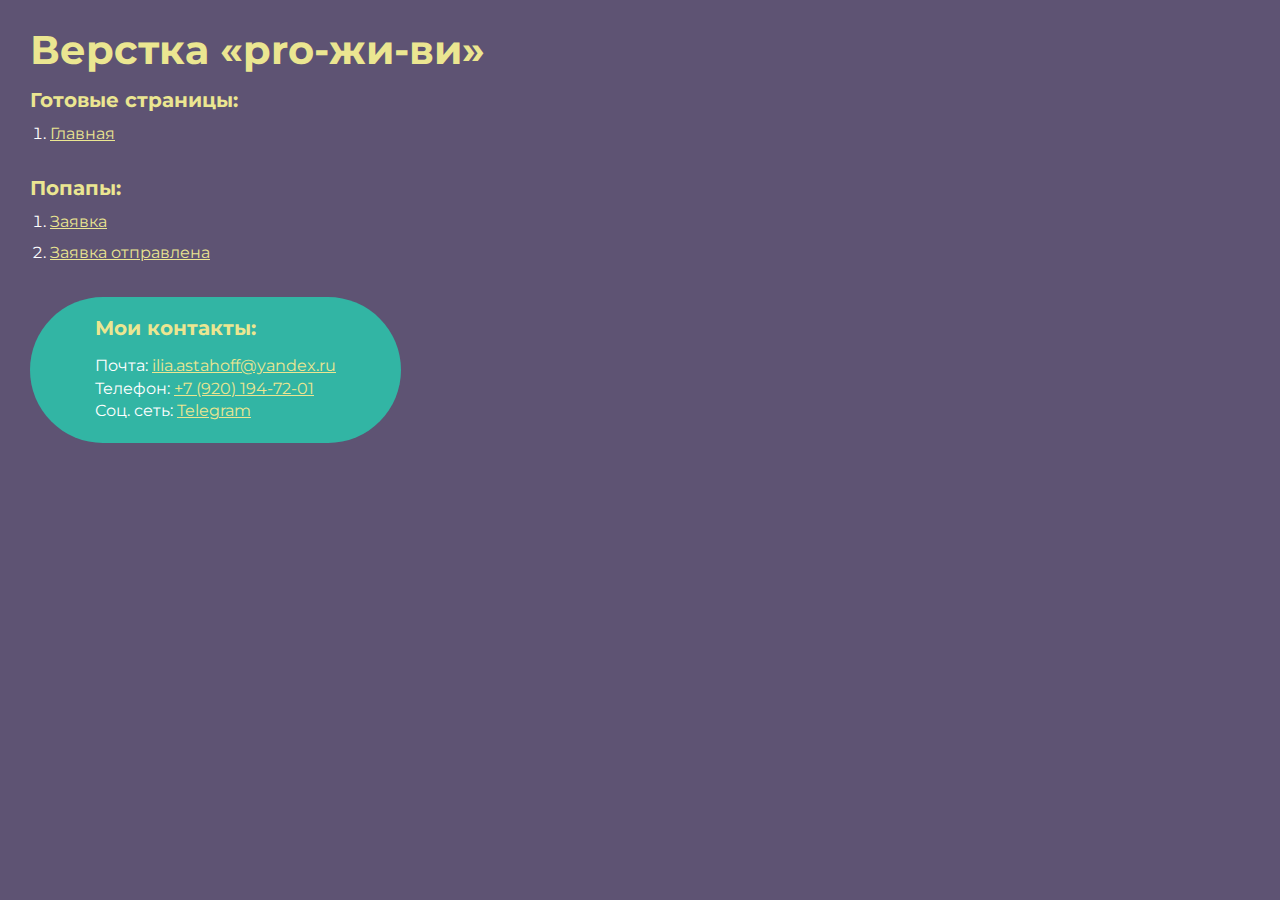
<file: index.html>
<!DOCTYPE html>
<html>

<head>
   <meta charset="UTF-8">
   <meta name="viewport" content="width=device-width, initial-scale=1.0">
   <title>Верстка «pro-жи-ви»</title>
</head>

<body>
   <div class="rootpage">
      <h1>Верстка «pro-жи-ви»</h1>

      <h2>Готовые страницы:</h2>
      <ol class="rootpage__list">
         <li><a target="_blank" href="home.html">Главная</a></li>
      </ol>
      <h2>Попапы:</h2>
      <ol class="rootpage__list">
         <li><a target="_blank" href="home.html#popup">Заявка</a></li>
         <li><a target="_blank" href="home.html#sent">Заявка отправлена</a></li>
      </ol>

      <div class="rootpage__contacts">
         <h2>Мои контакты:</h2>
         <p>Почта: <a href="mailto:ilia.astahoff@yandex.ru">ilia.astahoff@yandex.ru</a></p>
         <p>Телефон: <a href="tel:+79201947201">+7 (920) 194-72-01</a></p>
         <p>Соц. сеть: <a href="https://t.me/iliaastahoff">Telegram</a></p>
      </div>
   </div>
</body>
<style>
   @charset "UTF-8";
   @import url("https://fonts.googleapis.com/css?family=Montserrat:regular,700&display=swap");

   *,
   *::before,
   *::after {
      padding: 0px;
      margin: 0px;
      border: 0px;
      box-sizing: border-box;
   }

   html,
   body {
      height: 100%;
      margin: 0;
      padding: 0;
      min-width: 320px;
      width: 100%;
      color: #fff;
      background-color: #5e5373;
   }

   body {
      font-family: Montserrat;
      font-size: 100%;
      line-height: 1;
      font-size: 1rem;
   }

   a {
      text-decoration: underline;
      color: #ebe691
   }

   a:visited {
      text-decoration: underline;
      color: #aaa768;
   }

   a:hover {
      text-decoration: none;
   }

   ul li {
      list-style: none;
   }

   img {
      vertical-align: top;
   }

   .wrapper {
      width: 100%;
      min-height: 100%;
      overflow: hidden;
   }

   .rootpage {
      padding: 30px;
      display: flex;
      flex-direction: column;
      align-items: flex-start;
   }

   @media (max-width: 767px) {
      .rootpage {
         padding: 30px 15px;
      }
   }

   h1 {
      color: #ebe691;
      font-size: 2.5rem;
      margin: 0px 0px 1.25rem 0px;
   }

   @media (max-width: 767px) {
      h1 {
         font-size: 1.85rem;
         margin: 0px 0px 1.25rem 0px;
      }
   }

   h2 {
      color: #ebe691;
      font-size: 1.25rem;
      margin: 0px 0px 1rem 0px;
   }

   @media (max-width: 767px) {
      h2 {
         font-size: 1.125rem;
         margin: 0px 0px 1rem 0px;
      }
   }

   .rootpage__info {
      line-height: 140%;
      margin: 0px 0px 1.5rem 0px;
   }

   .rootpage__list {
      margin: 0px 0px 2.25rem 1.25rem;
   }

   .rootpage__list li:not(:last-child) {
      margin: 0px 0px 15px 0px;
   }

   .rootpage__contacts,
   .rootpage__tnx {
      border-radius: 200px;
      padding: 20px 65px;
      line-height: 140%;
   }

   @media (max-width: 767px) {

      .rootpage__contacts,
      .rootpage__tnx {
         border-radius: 40px;
         padding: 20px;
      }
   }

   .rootpage__contacts {
      background: #32b5a4;

   }

   .rootpage__contacts a {
      color: #ebe691;
   }

   .rootpage__tnx {
      background: #c22d63;
      margin: 0px 0px 1rem 0px;
   }
</style>

</html>
</file>
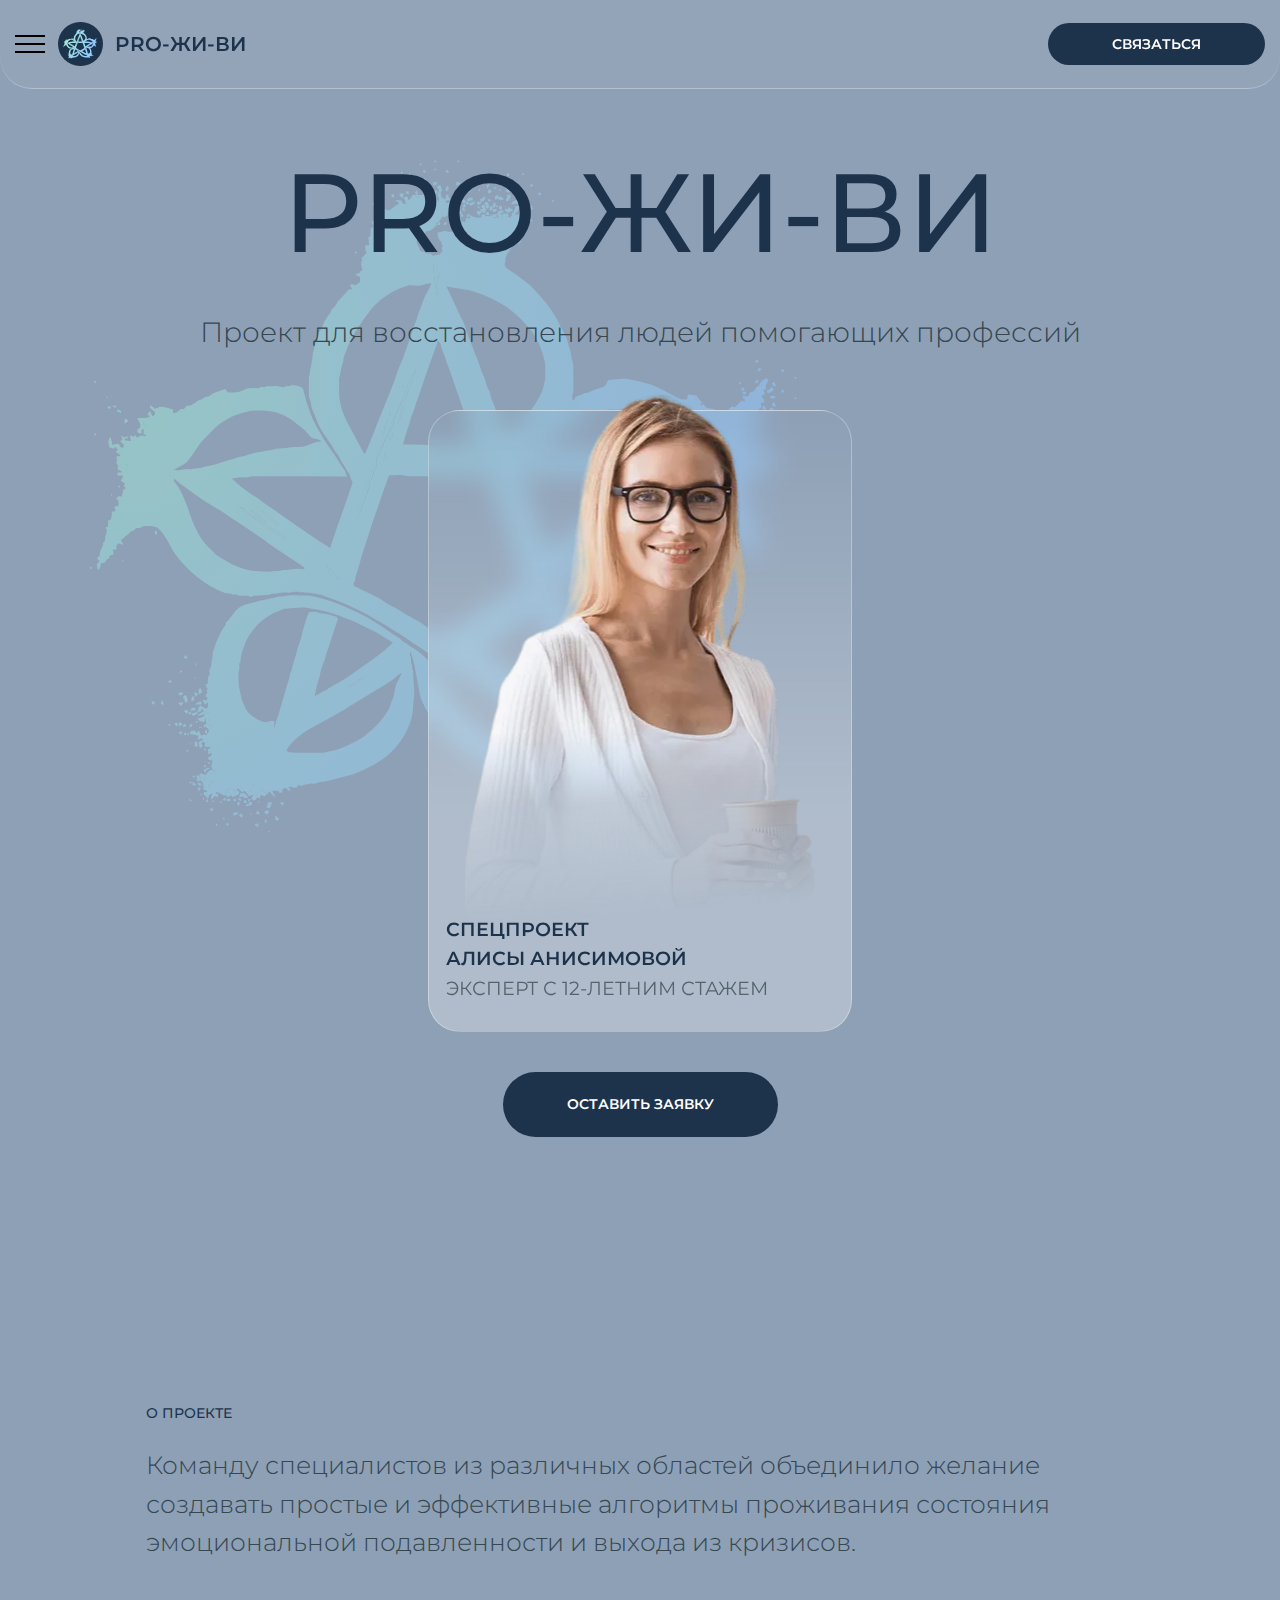
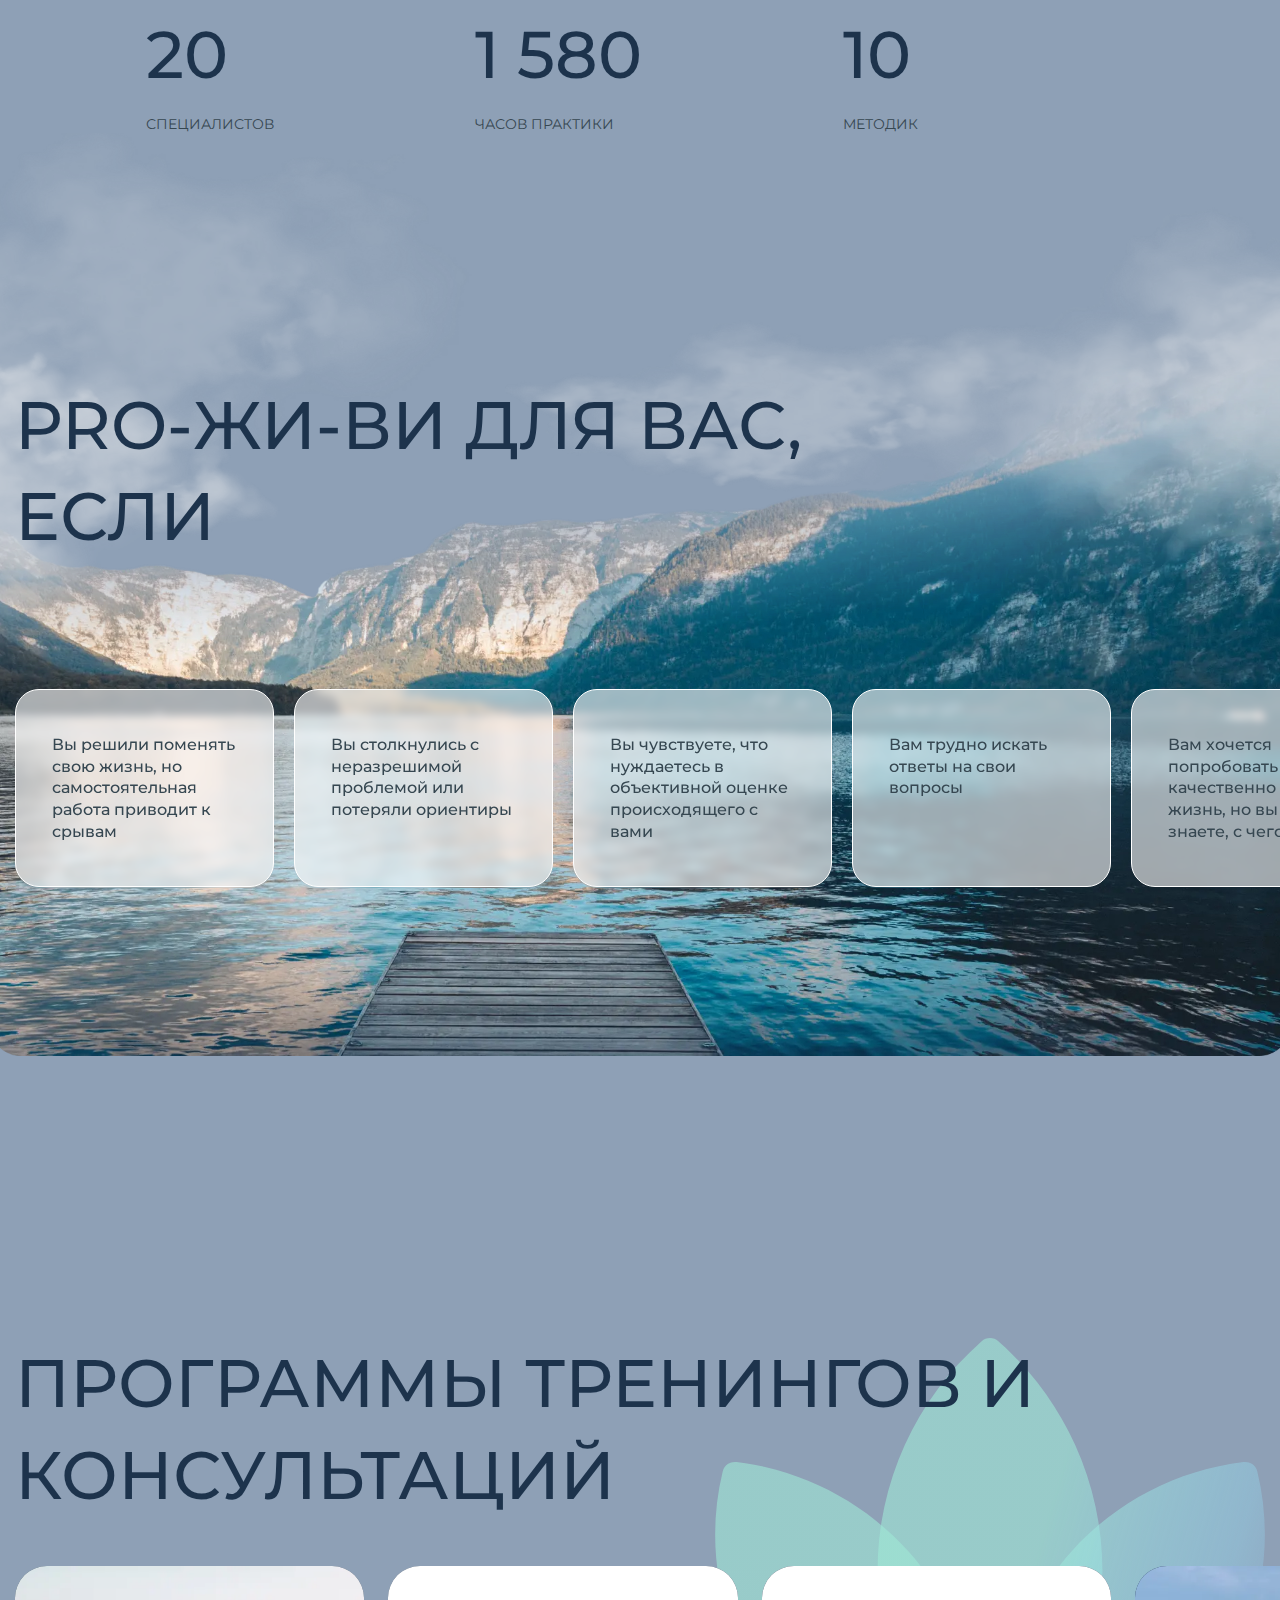
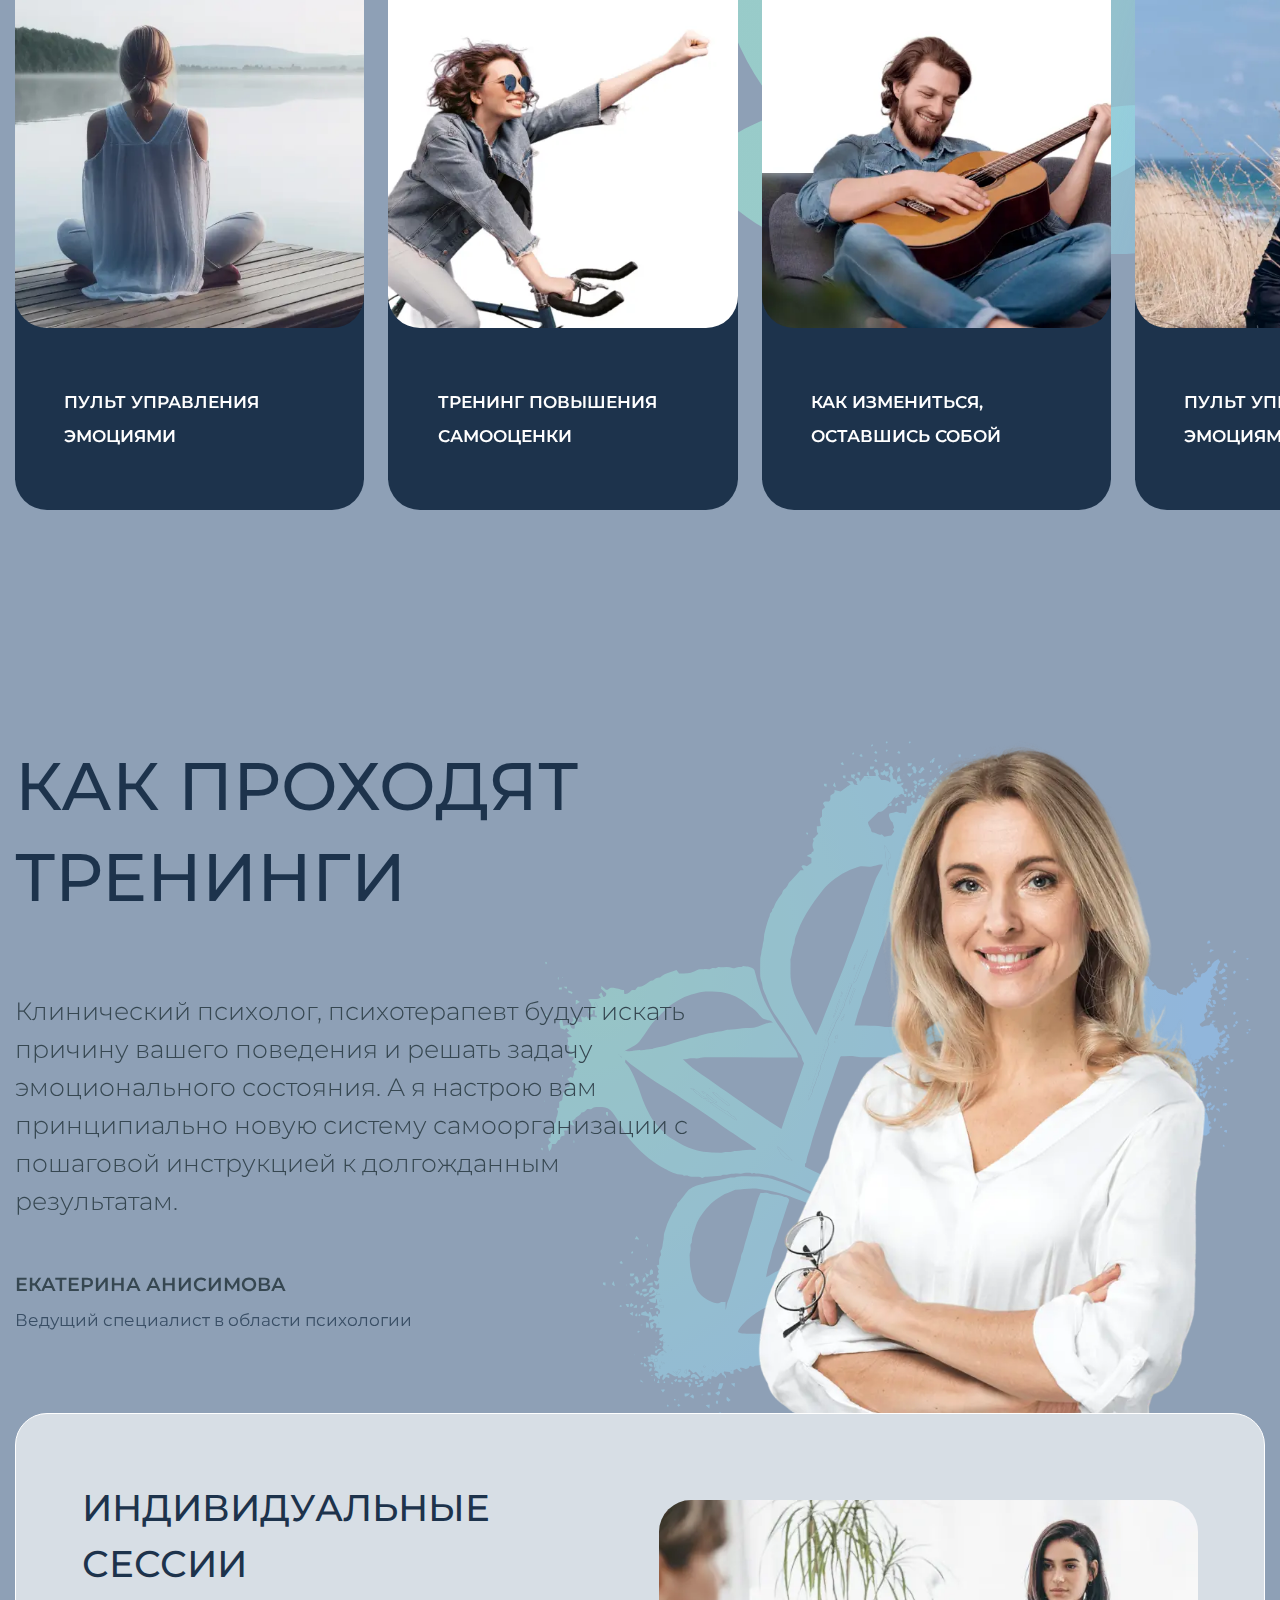
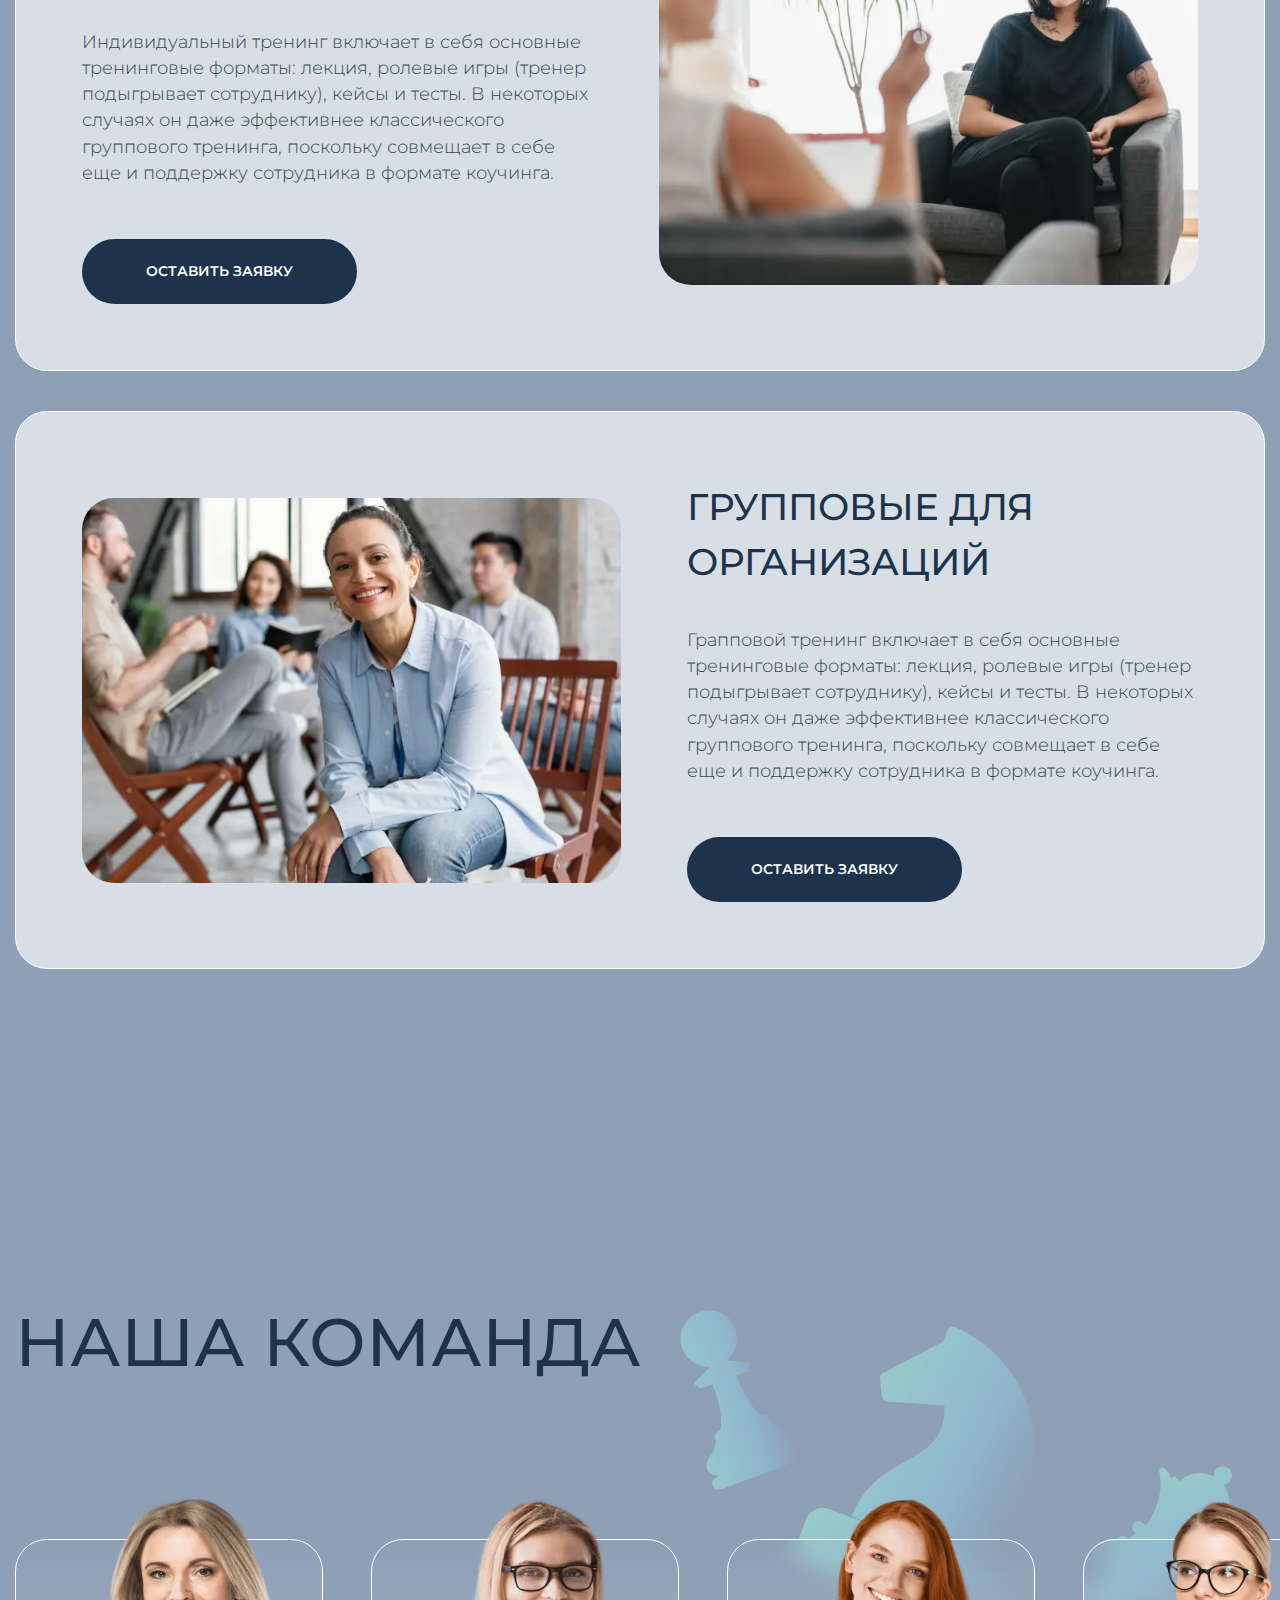
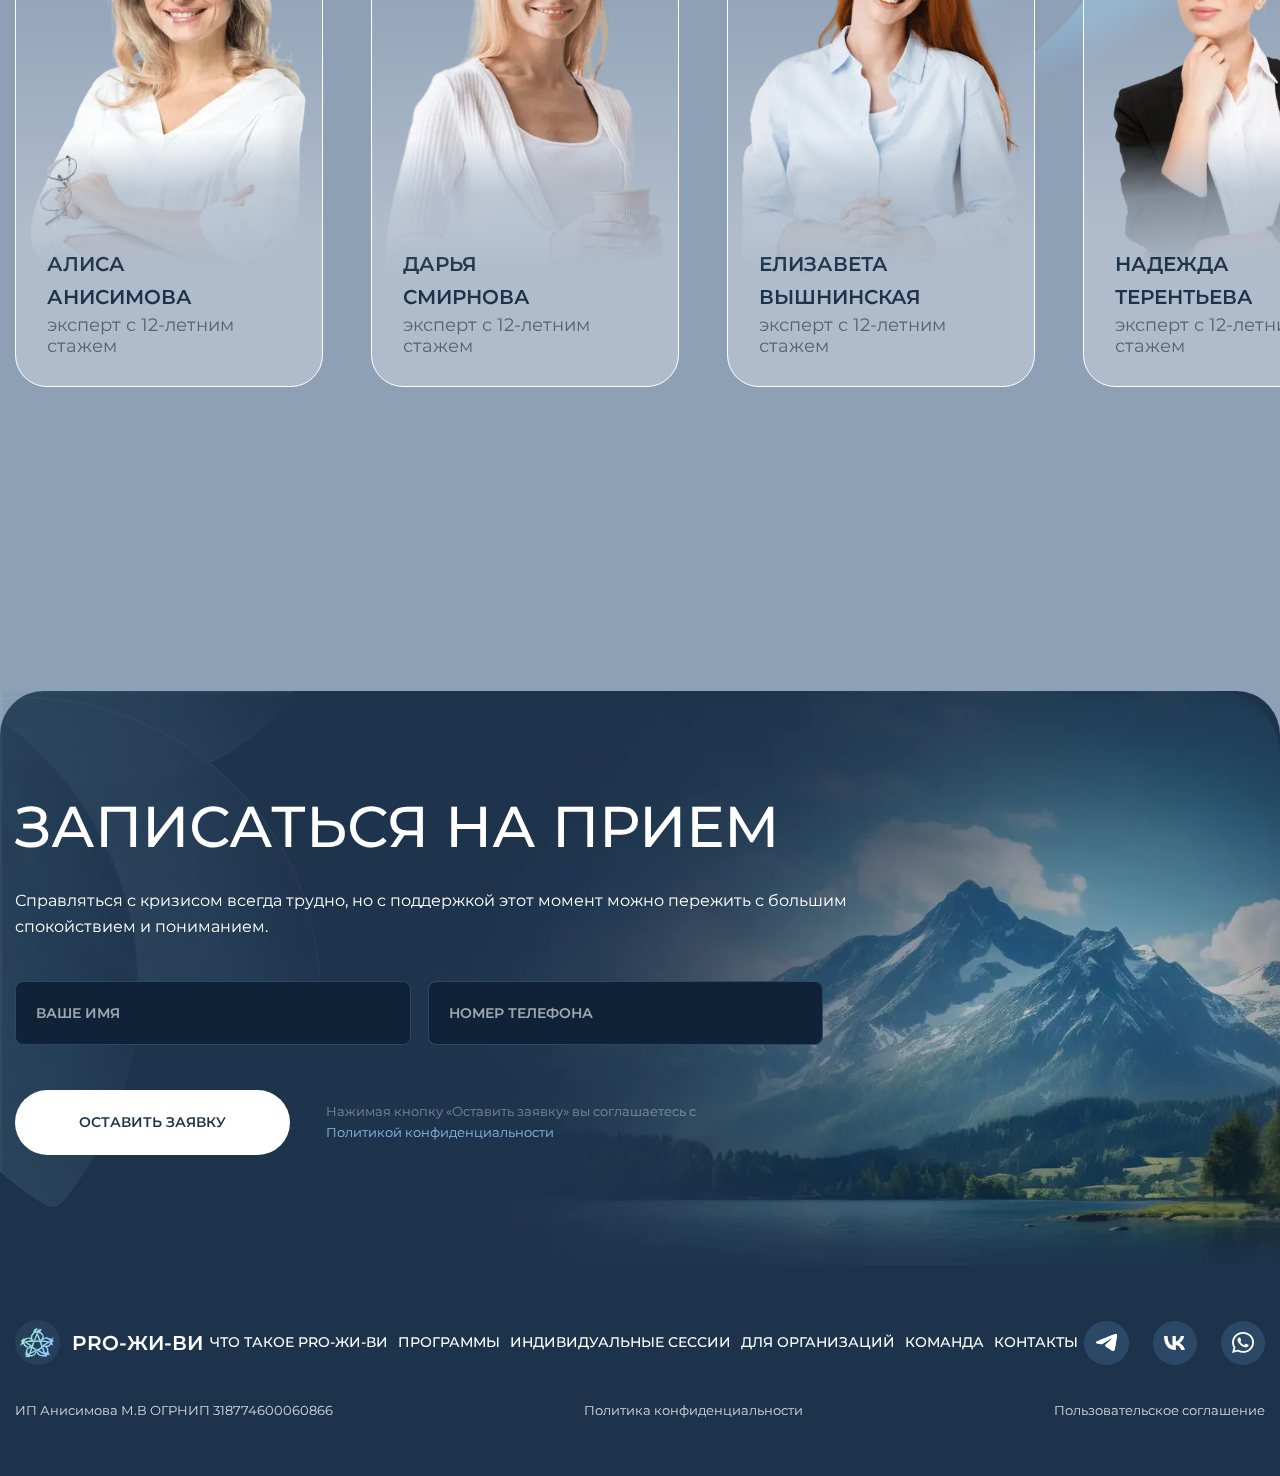
<file: home.html>
<!DOCTYPE html>
<html lang="ru" class="smooth-scroll">

<head>
	<title>Главная</title>
	<meta charset="UTF-8">
	<meta name="format-detection" content="telephone=no">
	<!-- <style>body{opacity: 0;}</style> -->
	<link rel="stylesheet" href="css/style.min.css?_v=20231226212909">
	<link rel="shortcut icon" href="favicon.ico">
	<!-- <meta name="robots" content="noindex, nofollow"> -->
	<meta name="viewport" content="width=device-width, initial-scale=1.0">
</head>

<body>
	<div class="wrapper">
		<header class="header">
			<div class="header__container">
				<button type="button" class="menu__icon icon-menu"><span></span></button>
				<div class="header__logo logo">
					<div class="logo__image"><img src="img/logo.svg" alt="Логотип"></div>
					<p class="logo__text">Pro-Жи-Ви</p>
				</div>
				<div class="header__menu menu">
					<nav class="menu__body">
						<div class="menu__logo logo">
							<div class="logo__image"><img src="img/logo.svg" alt="Логотип"></div>
							<p class="logo__text">Pro-Жи-Ви</p>
						</div>
						<ul class="menu__list">
							<li class="menu__item"><a href="#home" class="menu__link">Что такое Pro-Жи-ви</a></li>
							<li class="menu__item"><a href="#programs-block" class="menu__link">Программы</a></li>
							<li class="menu__item"><a href="#individual-session" class="menu__link">Индивидуальные сессии</a></li>
							<li class="menu__item"><a href="#company-session" class="menu__link">для организаций</a></li>
							<li class="menu__item"><a href="#comand" class="menu__link">команда</a></li>
							<li class="menu__item"><a href="#contacts" class="menu__link">Контакты</a></li>
						</ul>
						<div class="menu__contacts footer__contacts soc-contacts">
							<a href=""><img src="img/registration/icon/telegram.svg" alt="Телеграм"></a>
							<a href=""><img src="img/registration/icon/vk.svg" alt="Вконтакте"></a>
							<a href=""><img src="img/registration/icon/whatsapp.svg" alt="Whatsapp"></a>
						</div>
					</nav>
				</div>
				<button data-popup="#popup" class="header__button button button_small">связаться</button>
			</div>
		</header>
		<main class="page">
			<section id="home" class="home">
				<div class="home__container">
					<div data-da=".home__main,1350,2" class="home__avtor avtor">
						<picture><source srcset="img/home/avtor.webp" type="image/webp"><img class="avtor__image" src="img/home/avtor.png" alt="Алиса Анисимова"></picture>
						<p class="avtor__title">спецПроект<br> Алисы Анисимовой</p>
						<p class="avtor__sub-title">эксперт с 12-летним стажем</p>
					</div>
					<div class="home__content">
						<article class="home__main">
							<h1 class="home__title">Pro-Жи-Ви</h1>
							<p class="home__text">Проект для восстановления людей помогающих профессий</p>
							<button data-popup="#popup" class="home__button button">ОСТАВИТЬ ЗАЯВКУ</button>
						</article>
						<article class="home__about about-project">
							<p class="about-project__title">о проекте</p>
							<p class="about-project__text">Команду специалистов из различных областей объединило желание
								создавать простые и эффективные алгоритмы проживания
								состояния эмоциональной подавленности и выхода из кризисов.</p>
							<div class="about-project__statistics statistics-about-project">
								<div class="statistics-about-project__item">
									<p class="statistics-about-project__number">20</p>
									<p class="statistics-about-project__text">Специалистов</p>
								</div>
								<div class="statistics-about-project__item">
									<p class="statistics-about-project__number">1 580</p>
									<p class="statistics-about-project__text">Часов практики</p>
								</div>
								<div class="statistics-about-project__item">
									<p class="statistics-about-project__number">10</p>
									<p class="statistics-about-project__text">Методик</p>
								</div>
							</div>
						</article>
					</div>
				</div>
				<div class="for-you">
					<div class="for-you__container">
						<h2 class="for-you__title title">Pro-Жи-Ви для вас,<br>если</h2>
						<div data-manual-scrolling class="for-you__items">
							<article class="for-you__item">
								<p>Вы решили поменять свою жизнь, но самостоятельная работа приводит к срывам</p>
							</article>
							<article class="for-you__item">
								<p>Вы столкнулись с неразрешимой проблемой или потеряли ориентиры</p>
							</article>
							<article class="for-you__item">
								<p>Вы чувствуете, что нуждаетесь в объективной оценке происходящего с вами</p>
							</article>
							<article class="for-you__item">
								<p>Вам трудно искать ответы на свои вопросы</p>
							</article>
							<article class="for-you__item">
								<p>Вам хочется попробовать качественно новую жизнь, но вы не знаете, с чего начать</p>
							</article>
						</div>
					</div>
				</div>
				<img class="home__decor" src="img/logo.svg" alt="декор">
			</section>
			<section id="programs-block" class="programs sticky-parent">
				<div class="sticky-block">
					<div class="scroll-section">
						<div class="programs__container">
							<h2 class="programs__title title">Программы тренингов и консультаций</h2>
							<img src="img/program/decor.svg" alt="декор">
						</div>
						<div class="programs__slider sticky-parent__slider">
							<div class="programs__wrapper sticky-parent__wrapper">
								<div class="programs__slide program">
									<a data-popup="#popup" href="" class="program__link">
										<picture><source srcset="img/program/1.webp" type="image/webp"><img src="img/program/1.jpg" alt="Пульт управления эмоциями"></picture>
										<span>Пульт управления эмоциями</span>
									</a>
								</div>
								<div class="programs__slide program">
									<a data-popup="#popup" href="" class="program__link">
										<picture><source srcset="img/program/2.webp" type="image/webp"><img src="img/program/2.jpg" alt="Тренинг повышения самооценки"></picture>
										<span>Тренинг повышения самооценки</span>
									</a>
								</div>
								<div class="programs__slide program">
									<a data-popup="#popup" href="" class="program__link">
										<picture><source srcset="img/program/3.webp" type="image/webp"><img src="img/program/3.jpg" alt="Как измениться, оставшись собой"></picture>
										<span>Как измениться, оставшись собой</span>
									</a>
								</div>
								<div class="programs__slide program">
									<a data-popup="#popup" href="" class="program__link">
										<picture><source srcset="img/program/4.webp" type="image/webp"><img src="img/program/4.jpg" alt="Пульт управления эмоциями"></picture>
										<span>Пульт управления эмоциями</span>
									</a>
								</div>
							</div>
						</div>
					</div>
				</div>
				<div class="stick"></div>
			</section>
			<section class="process">
				<div class="process__container">
					<article class="process__content">
						<h2 class="process__title title">как проходят тренинги</h2>
						<p class="process__text">Клинический психолог, психотерапевт будут искать причину вашего поведения и
							решать задачу эмоционального состояния. А я
							настрою вам принципиально новую систему самоорганизации с пошаговой инструкцией к долгожданным
							результатам.</p>
						<p data-da=".process__image_text, 1023, 0" class="process__name">Екатерина Анисимова</p>
						<p data-da=".process__image_text, 1023, 1" class="process__specialization">Ведущий специалист в
							области психологии</p>
					</article>
					<div class="process__image">
						<picture><source srcset="img/process/1.webp" type="image/webp"><img src="img/process/1.png" alt="Фото Екатерины Анисимовой"></picture>
						<div class="process__image_text"></div>
					</div>
				</div>
				<img src="img/logo.svg" alt="Логотип" class="process__decor">
			</section>
			<section class="sessions">
				<div class="sessions__container">
					<div class="sessions__card session">
						<article id="individual-session" class="session__action">
							<h3 class="session__title">индивидуальные сессии</h3>
							<p class="session__text">Индивидуальный тренинг включает в себя основные тренинговые форматы:
								лекция, ролевые игры (тренер подыгрывает
								сотруднику), кейсы и тесты. В некоторых случаях он даже эффективнее классического группового
								тренинга, поскольку
								совмещает в себе еще и поддержку сотрудника в формате коучинга.</p>
							<button data-popup="#popup" class="session__button button">оставить заявку</button>
						</article>
						<div class="session__image"><picture><source srcset="img/process/2.webp" type="image/webp"><img src="img/process/2.png" alt="Индивидуальная сессия"></picture></div>
					</div>
					<div class="sessions__card session session_revers">
						<article class="session__action">
							<h3 id="company-session" class="session__title">групповые
								для организаций</h3>
							<p class="session__text">Грапповой тренинг включает в себя основные тренинговые форматы: лекция,
								ролевые игры (тренер подыгрывает сотруднику),
								кейсы и тесты. В некоторых случаях он даже эффективнее классического группового тренинга,
								поскольку совмещает в себе еще
								и поддержку сотрудника в формате коучинга.</p>
							<button data-popup="#popup" class="session__button button">оставить заявку</button>
						</article>
						<div class="session__image"><picture><source srcset="img/process/3.webp" type="image/webp"><img src="img/process/3.png" alt="Групповые занятия"></picture></div>
					</div>
				</div>
			</section>
			<section id="comand" class="team sticky-parent">
				<div class="sticky-block">
					<div class="scroll-section">
						<div class="team__container">
							<h2 class="team__title title">Наша команда</h2>
							<picture><source srcset="img/team/decor.webp" type="image/webp"><img src="img/team/decor.png" alt="Декор"></picture>
						</div>
						<div class="sticky-parent">
							<div class="team__slider sticky-parent__slider">
								<div class="team__wrapper sticky-parent__wrapper">
									<div class="team__slide specialist">
										<picture><source srcset="img/team/1.webp" type="image/webp"><img class="specialist__foto" src="img/team/1.png" alt="Алиса Анисимова"></picture>
										<a href="">
											<span class="specialist__name">Алиса <br> Анисимова</span>
											<span class="specialist__experience">эксперт с 12-летним стажем</span>
										</a>
									</div>
									<div class="team__slide specialist">
										<picture><source srcset="img/team/2.webp" type="image/webp"><img class="specialist__foto" src="img/team/2.png" alt="Алиса Анисимова"></picture>
										<a href="">
											<span class="specialist__name">Дарья <br> Смирнова</span>
											<span class="specialist__experience">эксперт с 12-летним стажем</span>
										</a>
									</div>
									<div class="team__slide specialist">
										<picture><source srcset="img/team/3.webp" type="image/webp"><img class="specialist__foto" src="img/team/3.png" alt="Алиса Анисимова"></picture>
										<a href="">
											<span class="specialist__name">Елизавета <br> Вышнинская</span>
											<span class="specialist__experience">эксперт с 12-летним стажем</span>
										</a>
									</div>
									<div class="team__slide specialist">
										<picture><source srcset="img/team/4.webp" type="image/webp"><img class="specialist__foto" src="img/team/4.png" alt="Алиса Анисимова"></picture>
										<a href="">
											<span class="specialist__name">Надежда <br> Терентьева</span>
											<span class="specialist__experience">эксперт с 12-летним стажем</span>
										</a>
									</div>
								</div>
							</div>
						</div>
					</div>
				</div>
			</section>
			<section class="registration">
				<div class="registration__container">
					<h2 class="registration__title title">записаться на прием</h2>
					<p class="registration__text">Справляться с кризисом всегда трудно, но с поддержкой этот момент можно
						пережить с большим спокойствием и пониманием.</p>
					<form action="" class="registration__form form">
						<div class="form__inputs">
							<div>
								<input data-validate data-required required placeholder="Ваше имя" type="text" class="form__input">
								<p>Заполните это поле</p>
							</div>
							<div>
								<input data-validate data-required pattern="/\+7\s[0-9]{3}\s[0-9]{3}\s[0-9]{2}\s[0-9]{2}/" placeholder="номер телефона" type="tel" class="form__input form__input_top">
								<p>Заполните это поле</p>
								<p class="_placeholder-input"></p>
							</div>
						</div>
						<div class="form__action">
							<input data-popup="#sent" type="submit" class="button button_white form__button" value="ОСТАВИТЬ ЗАЯВКУ">
							<p class="form__text">Нажимая кнопку «Оставить заявку» вы соглашаетесь с <a href="">Политикой
									конфиденциальности</a></p>
						</div>
					</form>
				</div>
				<picture><source srcset="img/registration/1.webp" type="image/webp"><img src="img/registration/1.png" alt="Фон" class="registration__bg"></picture>
				<picture><source srcset="img/registration/decor.webp" type="image/webp"><img src="img/registration/decor.png" class="registration__decor registration__decor_desctop" alt="Декор"></picture>
				<picture><source srcset="img/registration/decor-m.webp" type="image/webp"><img src="img/registration/decor-m.png" class="registration__decor registration__decor_mobile" alt="Декор"></picture>
			</section>
		</main>
		<footer id="contacts" class="footer">
			<div class="footer__container">
				<div class="footer__top">
					<div class="footer__logo logo">
						<div class="logo__image"><img src="img/logo.svg" alt="Логотип"></div>
						<p class="logo__text">Pro-Жи-Ви</p>
					</div>
					<div class="footer__menu menu">
						<nav class="menu__body">
							<ul class="menu__list">
								<li class="menu__item"><a href="#home" class="menu__link">Что такое Pro-Жи-ви</a></li>
								<li class="menu__item"><a href="#programs-block" class="menu__link">Программы</a></li>
								<li class="menu__item"><a href="#individual-session" class="menu__link">Индивидуальные сессии</a></li>
								<li class="menu__item"><a href="#company-session" class="menu__link">для организаций</a></li>
								<li class="menu__item"><a href="#comand" class="menu__link">команда</a></li>
								<li class="menu__item"><a href="#contacts" class="menu__link">Контакты</a></li>
							</ul>
						</nav>
					</div>
					<div class="footer__contacts soc-contacts">
						<a href=""><img src="img/registration/icon/telegram.svg" alt="Телеграм"></a>
						<a href=""><img src="img/registration/icon/vk.svg" alt="Вконтакте"></a>
						<a href=""><img src="img/registration/icon/whatsapp.svg" alt="Whatsapp"></a>
					</div>
				</div>
				<div class="footer__bottom">
					<p>ИП Анисимова М.В ОГРНИП 318774600060866</p>
					<a href="">Политика конфиденциальности</a>
					<a href="">Пользовательское соглашение</a>
				</div>
			</div>
			<picture><source srcset="img/footer/bg.webp" type="image/webp"><img src="img/footer/bg.png" class="footer__bg" alt="Фон"></picture>
		</footer>
	</div>
	<div id="popup" aria-hidden="true" class="popup">
		<div class="popup__wrapper">
			<div class="popup__content">
				<button data-close type="button" class="popup__close"><picture><source srcset="img/popup/close.webp" type="image/webp"><img src="img/popup/close.png" alt="Закрыть"></picture></button>
				<div class="popup__body body-popup">
					<h3 class="body-popup__tytle">Записаться на прием</h3>
					<p class="body-popup__text">Справляться с кризисом всегда трудно, но с поддержкой этот момент можно
						пережить с большим спокойствием и пониманием.</p>
					<form action="" class="body-popup__form form">
						<div class="form__inputs">
							<div>
								<input data-validate data-required required placeholder="Ваше имя" type="text" class="form__input">
								<p>Заполните это поле</p>
							</div>
							<div>
								<input data-validate data-required pattern="/\+7\s[0-9]{3}\s[0-9]{3}\s[0-9]{2}\s[0-9]{2}/" placeholder="номер телефона" type="tel" class="form__input form__input_top">
								<p>Заполните это поле</p>
								<p class="_placeholder-input"></p>
							</div>
						</div>
						<div class="form__action">
							<input data-popup="#sent" type="submit" class="button form__button" value="ОСТАВИТЬ ЗАЯВКУ">
							<p class="form__text">Нажимая кнопку «Оставить заявку» вы соглашаетесь с <a href="">Политикой
									конфиденциальности</a></p>
						</div>
					</form>
				</div>
				<img class="popup__decor popup__decor_1" src="img/popup/decor.svg" alt="декор">
			</div>
		</div>
	</div>

	<div id="sent" aria-hidden="true" class="popup">
		<div class="popup__wrapper">
			<div class="popup__content">
				<button data-close type="button" class="popup__close"><picture><source srcset="img/popup/close.webp" type="image/webp"><img src="img/popup/close.png" alt="Закрыть"></picture></button>
				<div class="popup__body body-popup">
					<h3 class="body-popup__tytle">Заявка принята!</h3>
					<p class="body-popup__text">Пожалуйста, подождите, наш консультант скоро перезвонит вам.</p>
					<button class="body-popup__button button">жду звонка</button>
				</div>
				<img class="popup__decor popup__decor_1" src="img/popup/decor.svg" alt="декор">
				<picture><source srcset="img/popup/decor-2.webp" type="image/webp"><img class="popup__decor popup__decor_2" src="img/popup/decor-2.png" alt="декор"></picture>
			</div>
		</div>
	</div>
	<script src="js/app.min.js?_v=20231226212909"></script>
</body>

</html>
</file>
<file: css/style.min.css>
@charset "UTF-8";@import url('https://fonts.googleapis.com/css2?family=Montserrat:wght@300; 400;500;600&display=swap');*{padding:0;margin:0;border:0}*,:after,:before{-webkit-box-sizing:border-box;box-sizing:border-box}body,html{height:100%;min-width:320px}body{color:#1d334c;line-height:1;font-family:Montserrat;font-size:.875rem;-ms-text-size-adjust:100%;-moz-text-size-adjust:100%;-webkit-text-size-adjust:100%;-webkit-font-smoothing:antialiased;-moz-osx-font-smoothing:grayscale}button,input,textarea{font-family:Montserrat;font-size:inherit}button{cursor:pointer;color:inherit;background-color:inherit}a{color:inherit}a:link,a:visited{text-decoration:none}a:hover{text-decoration:none}ul li{list-style:none}img{vertical-align:top}h1,h2,h3,h4,h5,h6{font-weight:inherit;font-size:inherit}.sr-only{position:absolute;width:1px;height:1px;padding:0;margin:-1px;overflow:hidden;clip:rect(0,0,0,0);white-space:nowrap;border:0}body{background-color:#8ea0b6}.lock body{overflow:hidden;-ms-touch-action:none;touch-action:none}.wrapper{min-height:100%;display:-webkit-box;display:-ms-flexbox;display:flex;-webkit-box-orient:vertical;-webkit-box-direction:normal;-ms-flex-direction:column;flex-direction:column}.wrapper>main{-webkit-box-flex:1;-ms-flex:1 1 auto;flex:1 1 auto}.wrapper>*{min-width:0}[class*=__container]{max-width:98.625rem;-webkit-box-sizing:content-box;box-sizing:content-box;margin:0 auto;padding:0 .9375rem}body::after{content:"";background-color:rgba(29,51,76,.9);-webkit-backdrop-filter:blur(5px);backdrop-filter:blur(5px);position:fixed;width:100%;height:100%;top:0;left:0;opacity:0;-webkit-transition:opacity .8s ease 0s;transition:opacity .8s ease 0s;pointer-events:none;z-index:149}.popup-show body::after{opacity:1}.popup{position:fixed;top:0;left:0;bottom:0;right:0;padding:30px 10px;-webkit-transition:visibility .8s ease 0s;transition:visibility .8s ease 0s;visibility:hidden;pointer-events:none}.popup_show{z-index:150;visibility:visible;overflow:auto;pointer-events:auto}.popup_show .popup__content{visibility:visible;-webkit-transform:scale(1);-ms-transform:scale(1);transform:scale(1)}.popup__wrapper{display:-webkit-box;display:-ms-flexbox;display:flex;-webkit-box-orient:vertical;-webkit-box-direction:normal;-ms-flex-direction:column;flex-direction:column;-webkit-box-align:center;-ms-flex-align:center;align-items:center;min-height:100%;-webkit-box-flex:1;-ms-flex:1 1 auto;flex:1 1 auto;width:100%;display:flex;-webkit-box-pack:center;-ms-flex-pack:center;justify-content:center;align-items:center}.popup__content{visibility:hidden;-webkit-transform:scale(0);-ms-transform:scale(0);transform:scale(0);-webkit-transition:-webkit-transform .3s ease 0s;transition:-webkit-transform .3s ease 0s;transition:transform .3s ease 0s;transition:transform .3s ease 0s,-webkit-transform .3s ease 0s;background-color:#fff;padding:18px;width:100%;max-width:900px;border-radius:20px;max-width:26.5625rem;display:-webkit-box;display:-ms-flexbox;display:flex;-webkit-box-orient:vertical;-webkit-box-direction:normal;-ms-flex-direction:column;flex-direction:column;-webkit-box-align:end;-ms-flex-align:end;align-items:flex-end;position:relative}.lock .popup__content{visibility:visible}.popup__close{background-color:#f2f4f5;width:2rem;height:2rem;display:-webkit-box;display:-ms-flexbox;display:flex;-webkit-box-pack:center;-ms-flex-pack:center;justify-content:center;-webkit-box-align:center;-ms-flex-align:center;align-items:center}.popup__decor{position:absolute}.popup__decor_1{left:0;top:0;border-radius:20px 0 0 0}.popup__decor_2{right:0;bottom:0;border-radius:0 0 20px 0}.body-popup{padding:0 1.375rem 2rem 1.375rem}.body-popup__tytle{color:#1d334c;font-size:1.5rem;font-weight:600;line-height:140%;text-transform:uppercase;max-width:10.9375rem;margin-bottom:1.625rem}.body-popup__text{color:#364751;font-weight:300;line-height:150%;margin-bottom:1.8125rem}.body-popup__form .form__action,.body-popup__form .form__inputs{-webkit-box-orient:vertical;-webkit-box-direction:normal;-ms-flex-direction:column;flex-direction:column}.body-popup__form .form__action div,.body-popup__form .form__inputs div{width:100%}.body-popup__form .form__action input:not(input[type=submit]),.body-popup__form .form__inputs input:not(input[type=submit]){width:100%;border:1px solid #b6c4d2;color:#1d334c;outline:0}.body-popup__form .form__action input:not(input[type=submit])::-webkit-input-placeholder,.body-popup__form .form__inputs input:not(input[type=submit])::-webkit-input-placeholder{color:#1d334c}.body-popup__form .form__action input:not(input[type=submit])::-moz-placeholder,.body-popup__form .form__inputs input:not(input[type=submit])::-moz-placeholder{color:#1d334c}.body-popup__form .form__action input:not(input[type=submit]):-ms-input-placeholder,.body-popup__form .form__inputs input:not(input[type=submit]):-ms-input-placeholder{color:#1d334c}.body-popup__form .form__action input:not(input[type=submit])::-ms-input-placeholder,.body-popup__form .form__inputs input:not(input[type=submit])::-ms-input-placeholder{color:#1d334c}.body-popup__form .form__action input:not(input[type=submit])::placeholder,.body-popup__form .form__inputs input:not(input[type=submit])::placeholder{color:#1d334c}.body-popup__form .form__action input:not(input[type=submit]):focus,.body-popup__form .form__inputs input:not(input[type=submit]):focus{border:1px solid #3486d1}.body-popup__form .form__action input[type=text],.body-popup__form .form__inputs input[type=text]{background-color:#fafafb}.body-popup__form .form__inputs{margin-bottom:.8125rem}.body-popup__form .form__inputs ._placeholder-input{color:#dcdcdc;background-color:#fafafb}.body-popup__form .form__action{-webkit-box-orient:vertical;-webkit-box-direction:reverse;-ms-flex-direction:column-reverse;flex-direction:column-reverse}.body-popup__form .form__text{color:#364751;font-size:.75rem;line-height:150%;margin:0 0 1.875rem 0}[class*=-ibg]{position:relative}[class*=-ibg] img{position:absolute;width:100%;height:100%;top:0;left:0;-o-object-fit:cover;object-fit:cover}[class*=-ibg_contain] img{-o-object-fit:contain;object-fit:contain}.button{color:#fff;font-weight:600;line-height:1.2;text-transform:uppercase;display:-webkit-inline-box;display:-ms-inline-flexbox;display:inline-flex;-webkit-box-pack:center;-ms-flex-pack:center;justify-content:center;-webkit-box-align:center;-ms-flex-align:center;align-items:center;min-height:4.0625rem;border-radius:64px;background-color:#1d334c;-webkit-transition:all .3s ease;transition:all .3s ease}@supports (min-height:clamp(1.875rem ,1.626552795rem + 1.2422360248vw ,2.875rem)){.button_small{min-height:clamp(1.875rem ,1.626552795rem + 1.2422360248vw ,2.875rem)}}@supports not (min-height:clamp(1.875rem ,1.626552795rem + 1.2422360248vw ,2.875rem)){.button_small{min-height:calc(1.875rem + 1 * (100vw - 20rem)/ 80.5)}}@supports (padding-left:clamp(2.1875rem ,1.985636646rem + 1.0093167702vw ,3rem)){.button_small{padding-left:clamp(2.1875rem ,1.985636646rem + 1.0093167702vw ,3rem)}}@supports not (padding-left:clamp(2.1875rem ,1.985636646rem + 1.0093167702vw ,3rem)){.button_small{padding-left:calc(2.1875rem + .8125 * (100vw - 20rem)/ 80.5)}}@supports (padding-right:clamp(2.1875rem ,1.985636646rem + 1.0093167702vw ,3rem)){.button_small{padding-right:clamp(2.1875rem ,1.985636646rem + 1.0093167702vw ,3rem)}}@supports not (padding-right:clamp(2.1875rem ,1.985636646rem + 1.0093167702vw ,3rem)){.button_small{padding-right:calc(2.1875rem + .8125 * (100vw - 20rem)/ 80.5)}}.button:hover{background-color:#174977;-webkit-transition:all .5s ease;transition:all .5s ease}.button_white{background-color:#fff;color:#1d334c}.button_white:hover{background-color:#ade6ff}.title{color:#1d334c;font-weight:500;line-height:137.5%;text-transform:uppercase}@supports (font-size:clamp(1.625rem ,0.5631067961rem + 4.5307443366vw ,6rem)){.title{font-size:clamp(1.625rem ,.5631067961rem + 4.5307443366vw ,6rem)}}@supports not (font-size:clamp(1.625rem ,0.5631067961rem + 4.5307443366vw ,6rem)){.title{font-size:calc(1.625rem + 4.375 * (100vw - 23.4375rem)/ 96.5625)}}.logo{display:-webkit-box;display:-ms-flexbox;display:flex;-webkit-box-align:center;-ms-flex-align:center;align-items:center}@supports (gap:clamp(0.375rem ,0.222294232rem + 0.64808814vw ,1rem)){.logo{gap:clamp(.375rem ,.222294232rem + .64808814vw ,1rem)}}@supports not (gap:clamp(0.375rem ,0.222294232rem + 0.64808814vw ,1rem)){.logo{gap:calc(.375rem + .625 * (100vw - 23.5625rem)/ 96.4375)}}.logo__image{aspect-ratio:1/1;background-color:#1d334c;border-radius:50%;position:relative}@supports (width:clamp(1.875rem ,1.5644409938rem + 1.5527950311vw ,3.125rem)){.logo__image{width:clamp(1.875rem ,1.5644409938rem + 1.5527950311vw ,3.125rem)}}@supports not (width:clamp(1.875rem ,1.5644409938rem + 1.5527950311vw ,3.125rem)){.logo__image{width:calc(1.875rem + 1.25 * (100vw - 20rem)/ 80.5)}}.logo__image img{position:absolute;width:76%;height:72%;left:50%;top:50%;-webkit-transform:translate(-50%,-50%);-ms-transform:translate(-50%,-50%);transform:translate(-50%,-50%);-o-object-fit:cover;object-fit:cover}.logo__text{color:#1d334c;font-weight:600;line-height:100%;text-transform:uppercase}@supports (font-size:clamp(0.91875rem ,0.7767336358rem + 0.6027219702vw ,1.5rem)){.logo__text{font-size:clamp(.91875rem ,.7767336358rem + .6027219702vw ,1.5rem)}}@supports not (font-size:clamp(0.91875rem ,0.7767336358rem + 0.6027219702vw ,1.5rem)){.logo__text{font-size:calc(.91875rem + .58125 * (100vw - 23.5625rem)/ 96.4375)}}.soc-contacts{display:-webkit-box;display:-ms-flexbox;display:flex;gap:1.5rem}.soc-contacts a{display:-webkit-box;display:-ms-flexbox;display:flex;-webkit-box-pack:center;-ms-flex-pack:center;justify-content:center;-webkit-box-align:center;-ms-flex-align:center;align-items:center;background-color:#2c4867;border-radius:50%;-webkit-transition:all .5s ease;transition:all .5s ease}@supports (width:clamp(2.25rem ,2.0376213592rem + 0.9061488673vw ,3.125rem)){.soc-contacts a{width:clamp(2.25rem ,2.0376213592rem + .9061488673vw ,3.125rem)}}@supports not (width:clamp(2.25rem ,2.0376213592rem + 0.9061488673vw ,3.125rem)){.soc-contacts a{width:calc(2.25rem + .875 * (100vw - 23.4375rem)/ 96.5625)}}@supports (height:clamp(2.25rem ,2.0376213592rem + 0.9061488673vw ,3.125rem)){.soc-contacts a{height:clamp(2.25rem ,2.0376213592rem + .9061488673vw ,3.125rem)}}@supports not (height:clamp(2.25rem ,2.0376213592rem + 0.9061488673vw ,3.125rem)){.soc-contacts a{height:calc(2.25rem + .875 * (100vw - 23.4375rem)/ 96.5625)}}@supports (width:clamp(1rem ,0.8634708738rem + 0.5825242718vw ,1.5625rem)){.soc-contacts a img{width:clamp(1rem ,.8634708738rem + .5825242718vw ,1.5625rem)}}@supports not (width:clamp(1rem ,0.8634708738rem + 0.5825242718vw ,1.5625rem)){.soc-contacts a img{width:calc(1rem + .5625 * (100vw - 23.4375rem)/ 96.5625)}}.soc-contacts a:hover{background-color:#295985}.header{border-radius:0 0 32px 32px;border-bottom:1px solid rgba(255,255,255,.3);background:rgba(255,255,255,.05);-webkit-backdrop-filter:blur(2px);backdrop-filter:blur(2px)}.header__container{max-width:1768px;display:-webkit-box;display:-ms-flexbox;display:flex;-webkit-box-align:center;-ms-flex-align:center;align-items:center;-webkit-box-pack:justify;-ms-flex-pack:justify;justify-content:space-between;min-height:5.5rem}.menu{-webkit-transition:all .5s ease;transition:all .5s ease}.menu__body .logo__text{color:#fff}.menu__list{display:-webkit-box;display:-ms-flexbox;display:flex;-webkit-box-align:center;-ms-flex-align:center;align-items:center;-webkit-column-gap:2.25rem;-moz-column-gap:2.25rem;column-gap:2.25rem;row-gap:.625rem}@supports ((-moz-column-gap:clamp(0.625rem ,-4.4626168224rem + 6.0747663551vw ,2.25rem)) or (column-gap:clamp(0.625rem ,-4.4626168224rem + 6.0747663551vw ,2.25rem))){.menu__list{-webkit-column-gap:clamp(.625rem ,-4.4626168224rem + 6.0747663551vw ,2.25rem);-moz-column-gap:clamp(.625rem ,-4.4626168224rem + 6.0747663551vw ,2.25rem);column-gap:clamp(.625rem ,-4.4626168224rem + 6.0747663551vw ,2.25rem)}}@supports not ((-moz-column-gap:clamp(0.625rem ,-4.4626168224rem + 6.0747663551vw ,2.25rem)) or (column-gap:clamp(0.625rem ,-4.4626168224rem + 6.0747663551vw ,2.25rem))){.menu__list{-webkit-column-gap:calc(.625rem + 1.625 * (100vw - 83.75rem)/ 26.75);-moz-column-gap:calc(.625rem + 1.625 * (100vw - 83.75rem)/ 26.75);column-gap:calc(.625rem + 1.625 * (100vw - 83.75rem)/ 26.75)}}.menu__link{color:#1d334c;font-weight:500;line-height:1.2;text-transform:uppercase;-webkit-transition:all .3s ease;transition:all .3s ease}.menu__link:hover{color:#156d9e;-webkit-transition:all .5s ease;transition:all .5s ease}.menu-open{overflow:hidden}.menu-open .header{z-index:1}.menu-open .header__menu{left:0;overflow:auto}.icon-menu{display:none}.footer{background-color:#1d334c;padding-top:3.4375rem;padding-bottom:3.4375rem;position:relative}.footer__bg{position:absolute;right:0;bottom:0;z-index:1}.footer__container{position:relative;z-index:2}.footer__top{display:-webkit-box;display:-ms-flexbox;display:flex;-webkit-box-align:center;-ms-flex-align:center;align-items:center;-webkit-box-pack:justify;-ms-flex-pack:justify;justify-content:space-between;margin-bottom:2.25rem}.footer__logo .logo__image{background-color:#264059}.footer__logo .logo__text{color:#fff}.footer__bottom{display:-webkit-box;display:-ms-flexbox;display:flex;-webkit-box-pack:justify;-ms-flex-pack:justify;justify-content:space-between;-webkit-box-align:center;-ms-flex-align:center;align-items:center}.footer__bottom a,.footer__bottom p{color:rgba(255,255,255,.8);line-height:150%}@supports (font-size:clamp(0.75rem ,0.7196601942rem + 0.1294498382vw ,0.875rem)){.footer__bottom a,.footer__bottom p{font-size:clamp(.75rem ,.7196601942rem + .1294498382vw ,.875rem)}}@supports not (font-size:clamp(0.75rem ,0.7196601942rem + 0.1294498382vw ,0.875rem)){.footer__bottom a,.footer__bottom p{font-size:calc(.75rem + .125 * (100vw - 23.4375rem)/ 96.5625)}}.footer__bottom a{-webkit-transition:color .3s ease;transition:color .3s ease}.footer__bottom a:hover{color:#87bce9}.menu__link{color:#fff}.menu__link:hover{color:#87bce9}.home{position:relative}@supports (margin-top:clamp(1.75rem ,0.849378882rem + 4.5031055901vw ,5.375rem)){.home{margin-top:clamp(1.75rem ,.849378882rem + 4.5031055901vw ,5.375rem)}}@supports not (margin-top:clamp(1.75rem ,0.849378882rem + 4.5031055901vw ,5.375rem)){.home{margin-top:calc(1.75rem + 3.625 * (100vw - 20rem)/ 80.5)}}@supports (margin-bottom:clamp(5rem ,1.2422360248rem + 18.7888198758vw ,20.125rem)){.home{margin-bottom:clamp(5rem ,1.2422360248rem + 18.7888198758vw ,20.125rem)}}@supports not (margin-bottom:clamp(5rem ,1.2422360248rem + 18.7888198758vw ,20.125rem)){.home{margin-bottom:calc(5rem + 15.125 * (100vw - 20rem)/ 80.5)}}.home__container{display:-webkit-box;display:-ms-flexbox;display:flex;-webkit-box-pack:start;-ms-flex-pack:start;justify-content:flex-start;-webkit-column-gap:7.6875rem;-moz-column-gap:7.6875rem;column-gap:7.6875rem}.home__avtor{height:100%}@supports (margin-bottom:clamp(1.875rem ,-3.0939440994rem + 24.8447204969vw ,21.875rem)){.home__main{margin-bottom:clamp(1.875rem ,-3.0939440994rem + 24.8447204969vw ,21.875rem)}}@supports not (margin-bottom:clamp(1.875rem ,-3.0939440994rem + 24.8447204969vw ,21.875rem)){.home__main{margin-bottom:calc(1.875rem + 20 * (100vw - 20rem)/ 80.5)}}.home__title{color:#1d334c;font-weight:500;line-height:96.104%;text-transform:uppercase;margin-bottom:3.1875rem}@supports (font-size:clamp(3.125rem ,1.5473300971rem + 6.7313915858vw ,9.625rem)){.home__title{font-size:clamp(3.125rem ,1.5473300971rem + 6.7313915858vw ,9.625rem)}}@supports not (font-size:clamp(3.125rem ,1.5473300971rem + 6.7313915858vw ,9.625rem)){.home__title{font-size:calc(3.125rem + 6.5 * (100vw - 23.4375rem)/ 96.5625)}}@supports (margin-bottom:clamp(1.875rem ,1.5644409938rem + 1.5527950311vw ,3.125rem)){.home__title{margin-bottom:clamp(1.875rem ,1.5644409938rem + 1.5527950311vw ,3.125rem)}}@supports not (margin-bottom:clamp(1.875rem ,1.5644409938rem + 1.5527950311vw ,3.125rem)){.home__title{margin-bottom:calc(1.875rem + 1.25 * (100vw - 20rem)/ 80.5)}}.home__text{color:#364751;font-weight:300;line-height:150%;margin-bottom:4.1875rem}@supports (font-size:clamp(1rem ,0.751552795rem + 1.2422360248vw ,2rem)){.home__text{font-size:clamp(1rem ,.751552795rem + 1.2422360248vw ,2rem)}}@supports not (font-size:clamp(1rem ,0.751552795rem + 1.2422360248vw ,2rem)){.home__text{font-size:calc(1rem + 1 * (100vw - 20rem)/ 80.5)}}@supports (margin-bottom:clamp(1.5625rem ,0.910326087rem + 3.2608695652vw ,4.1875rem)){.home__text{margin-bottom:clamp(1.5625rem ,.910326087rem + 3.2608695652vw ,4.1875rem)}}@supports not (margin-bottom:clamp(1.5625rem ,0.910326087rem + 3.2608695652vw ,4.1875rem)){.home__text{margin-bottom:calc(1.5625rem + 2.625 * (100vw - 20rem)/ 80.5)}}.home__decor{position:absolute;left:6.7%;top:0;opacity:.5;width:56%;aspect-ratio:1/.937;z-index:-1;fill:radial-gradient(98.31% 70.4% at 34.2% 54.56%,rgba(159,232,214,.8) 0,rgba(150,224,247,.48) 68.82%,rgba(148,203,255,0) 100%)}.avtor{border-radius:32px;border:1px solid rgba(255,255,255,.3);background:-webkit-gradient(linear,left bottom,left top,color-stop(34.7%,rgba(255,255,255,.3)),to(rgba(255,255,255,0)));background:linear-gradient(0deg,rgba(255,255,255,.3) 34.7%,rgba(255,255,255,0) 100%);-webkit-backdrop-filter:blur(12px);backdrop-filter:blur(12px);padding:0 17px 26px;margin-bottom:2.5rem;width:26.5rem}.avtor__image{width:90%;-webkit-transform:translate(0,-17px);-ms-transform:translate(0,-17px);transform:translate(0,-17px);margin:0 auto;display:block}.avtor__title{color:#1d334c;font-weight:600;text-transform:uppercase;line-height:150%;margin-top:-19px}@supports (font-size:clamp(0.75rem ,0.5667530784rem + 0.777705768vw ,1.5rem)){.avtor__title{font-size:clamp(.75rem ,.5667530784rem + .777705768vw ,1.5rem)}}@supports not (font-size:clamp(0.75rem ,0.5667530784rem + 0.777705768vw ,1.5rem)){.avtor__title{font-size:calc(.75rem + .75 * (100vw - 23.5625rem)/ 96.4375)}}.avtor__sub-title{color:#54646d;line-height:166.667%}@supports (font-size:clamp(0.75rem ,0.5667530784rem + 0.777705768vw ,1.5rem)){.avtor__sub-title{font-size:clamp(.75rem ,.5667530784rem + .777705768vw ,1.5rem)}}@supports not (font-size:clamp(0.75rem ,0.5667530784rem + 0.777705768vw ,1.5rem)){.avtor__sub-title{font-size:calc(.75rem + .75 * (100vw - 23.5625rem)/ 96.4375)}}.about-project__title{color:#1d334c;font-weight:500;line-height:120%;text-transform:uppercase;margin-bottom:1.5rem}@supports (font-size:clamp(0.75rem ,0.6893203883rem + 0.2588996764vw ,1rem)){.about-project__title{font-size:clamp(.75rem ,.6893203883rem + .2588996764vw ,1rem)}}@supports not (font-size:clamp(0.75rem ,0.6893203883rem + 0.2588996764vw ,1rem)){.about-project__title{font-size:calc(.75rem + .25 * (100vw - 23.4375rem)/ 96.5625)}}.about-project__text{color:#364751;font-weight:300;line-height:150%;max-width:61.75rem}@supports (font-size:clamp(1rem ,0.7572815534rem + 1.0355987055vw ,2rem)){.about-project__text{font-size:clamp(1rem ,.7572815534rem + 1.0355987055vw ,2rem)}}@supports not (font-size:clamp(1rem ,0.7572815534rem + 1.0355987055vw ,2rem)){.about-project__text{font-size:calc(1rem + 1 * (100vw - 23.4375rem)/ 96.5625)}}@supports (margin-bottom:clamp(2.1875rem ,1.5048543689rem + 2.9126213592vw ,5rem)){.about-project__text{margin-bottom:clamp(2.1875rem ,1.5048543689rem + 2.9126213592vw ,5rem)}}@supports not (margin-bottom:clamp(2.1875rem ,1.5048543689rem + 2.9126213592vw ,5rem)){.about-project__text{margin-bottom:calc(2.1875rem + 2.8125 * (100vw - 23.4375rem)/ 96.5625)}}.statistics-about-project{max-width:48.25rem;display:-webkit-box;display:-ms-flexbox;display:flex;-webkit-box-pack:justify;-ms-flex-pack:justify;justify-content:space-between;-webkit-box-align:center;-ms-flex-align:center;align-items:center}.statistics-about-project__item{display:-webkit-box;display:-ms-flexbox;display:flex;-webkit-box-orient:vertical;-webkit-box-direction:normal;-ms-flex-direction:column;flex-direction:column;-webkit-box-align:start;-ms-flex-align:start;align-items:flex-start;-webkit-box-pack:center;-ms-flex-pack:center;justify-content:center;gap:1.75rem}.statistics-about-project__number{color:#1d334c;font-weight:500;line-height:1;text-transform:uppercase}@supports (font-size:clamp(1.5rem ,0.4077669903rem + 4.6601941748vw ,6rem)){.statistics-about-project__number{font-size:clamp(1.5rem ,.4077669903rem + 4.6601941748vw ,6rem)}}@supports not (font-size:clamp(1.5rem ,0.4077669903rem + 4.6601941748vw ,6rem)){.statistics-about-project__number{font-size:calc(1.5rem + 4.5 * (100vw - 23.4375rem)/ 96.5625)}}.statistics-about-project__text{color:#364751;line-height:1.2;text-transform:uppercase}@supports (font-size:clamp(0.6875rem ,0.6116504854rem + 0.3236245955vw ,1rem)){.statistics-about-project__text{font-size:clamp(.6875rem ,.6116504854rem + .3236245955vw ,1rem)}}@supports not (font-size:clamp(0.6875rem ,0.6116504854rem + 0.3236245955vw ,1rem)){.statistics-about-project__text{font-size:calc(.6875rem + .3125 * (100vw - 23.4375rem)/ 96.5625)}}.no-webp .for-you{background:url(../img/home/fon.png) center bottom/cover no-repeat}.for-you{overflow:hidden}@supports (padding-top:clamp(5.25rem ,1.0327669903rem + 17.9935275081vw ,22.625rem)){.for-you{padding-top:clamp(5.25rem ,1.0327669903rem + 17.9935275081vw ,22.625rem)}}@supports not (padding-top:clamp(5.25rem ,1.0327669903rem + 17.9935275081vw ,22.625rem)){.for-you{padding-top:calc(5.25rem + 17.375 * (100vw - 23.4375rem)/ 96.5625)}}@supports (padding-bottom:clamp(2.5rem ,-0.8373786408rem + 14.2394822006vw ,16.25rem)){.for-you{padding-bottom:clamp(2.5rem ,-.8373786408rem + 14.2394822006vw ,16.25rem)}}@supports not (padding-bottom:clamp(2.5rem ,-0.8373786408rem + 14.2394822006vw ,16.25rem)){.for-you{padding-bottom:calc(2.5rem + 13.75 * (100vw - 23.4375rem)/ 96.5625)}}@supports (margin-bottom:clamp(2.5rem ,0.2851941748rem + 9.4498381877vw ,11.625rem)){.for-you__title{margin-bottom:clamp(2.5rem ,.2851941748rem + 9.4498381877vw ,11.625rem)}}@supports not (margin-bottom:clamp(2.5rem ,0.2851941748rem + 9.4498381877vw ,11.625rem)){.for-you__title{margin-bottom:calc(2.5rem + 9.125 * (100vw - 23.4375rem)/ 96.5625)}}.for-you__items{display:-webkit-box;display:-ms-flexbox;display:flex;gap:1.25rem;-ms-flex-wrap:nowrap;flex-wrap:nowrap}.for-you__item{padding:1.5rem;border-radius:24px;border:1px solid #fff;background:rgba(255,255,255,.6);-webkit-backdrop-filter:blur(4px);backdrop-filter:blur(4px);display:-webkit-box;display:-ms-flexbox;display:flex;-webkit-box-pack:center;-ms-flex-pack:center;justify-content:center;-webkit-box-align:start;-ms-flex-align:start;align-items:flex-start;min-width:16.1875rem}.for-you__item p{color:#364751;font-weight:500;line-height:133.333%;-webkit-user-select:none;-moz-user-select:none;-ms-user-select:none;user-select:none}@supports (font-size:clamp(0.875rem ,0.8143203883rem + 0.2588996764vw ,1.125rem)){.for-you__item p{font-size:clamp(.875rem ,.8143203883rem + .2588996764vw ,1.125rem)}}@supports not (font-size:clamp(0.875rem ,0.8143203883rem + 0.2588996764vw ,1.125rem)){.for-you__item p{font-size:calc(.875rem + .25 * (100vw - 23.4375rem)/ 96.5625)}}@supports (margin-bottom:clamp(5.4375rem ,4.4817961165rem + 4.0776699029vw ,9.375rem)){.programs{margin-bottom:clamp(5.4375rem ,4.4817961165rem + 4.0776699029vw ,9.375rem)}}@supports not (margin-bottom:clamp(5.4375rem ,4.4817961165rem + 4.0776699029vw ,9.375rem)){.programs{margin-bottom:calc(5.4375rem + 3.9375 * (100vw - 23.4375rem)/ 96.5625)}}.programs__container{position:relative}.programs__container>img{position:absolute;right:0;top:0;z-index:-1}.programs__title{position:relative;z-index:1}.programs__slider{height:clamp(365px,69.9vh,703px)}.programs__wrapper{max-height:100%;display:-webkit-box;display:-ms-flexbox;display:flex;gap:1.5rem}.sticky-block{height:100vh;position:sticky;top:0;overflow:hidden}.scroll-section{display:-webkit-box;display:-ms-flexbox;display:flex;-webkit-box-orient:vertical;-webkit-box-direction:normal;-ms-flex-direction:column;flex-direction:column;-webkit-box-pack:center;-ms-flex-pack:center;justify-content:center;gap:5%;height:100%}.program__link{display:-webkit-box;display:-ms-flexbox;display:flex;-webkit-box-orient:vertical;-webkit-box-direction:normal;-ms-flex-direction:column;flex-direction:column;border-radius:32px;background:#1d334c;-webkit-transition:all .5s ease;transition:all .5s ease;height:100%}@supports (gap:clamp(2.0625rem ,1.5811335404rem + 2.4068322981vw ,4rem)){.program__link{gap:clamp(2.0625rem ,1.5811335404rem + 2.4068322981vw ,4rem)}}@supports not (gap:clamp(2.0625rem ,1.5811335404rem + 2.4068322981vw ,4rem)){.program__link{gap:calc(2.0625rem + 1.9375 * (100vw - 20rem)/ 80.5)}}@supports (padding-bottom:clamp(2.0625rem ,1.5811335404rem + 2.4068322981vw ,4rem)){.program__link{padding-bottom:clamp(2.0625rem ,1.5811335404rem + 2.4068322981vw ,4rem)}}@supports not (padding-bottom:clamp(2.0625rem ,1.5811335404rem + 2.4068322981vw ,4rem)){.program__link{padding-bottom:calc(2.0625rem + 1.9375 * (100vw - 20rem)/ 80.5)}}@supports (width:clamp(16.25rem ,3.0147058824rem + 23.5294117647vw ,31.25rem)){.program__link{width:clamp(16.25rem ,3.0147058824rem + 23.5294117647vw ,31.25rem)}}@supports not (width:clamp(16.25rem ,3.0147058824rem + 23.5294117647vw ,31.25rem)){.program__link{width:calc(16.25rem + 15 * (100vw - 56.25rem)/ 63.75)}}.program__link:hover{background-color:#174977}.program__link img{width:100%;aspect-ratio:1/1.036;border-radius:32px}.program__link span{color:#fff;font-weight:600;text-transform:uppercase}@supports (padding-left:clamp(1.8125rem ,1.3932453416rem + 2.0962732919vw ,3.5rem)){.program__link span{padding-left:clamp(1.8125rem ,1.3932453416rem + 2.0962732919vw ,3.5rem)}}@supports not (padding-left:clamp(1.8125rem ,1.3932453416rem + 2.0962732919vw ,3.5rem)){.program__link span{padding-left:calc(1.8125rem + 1.6875 * (100vw - 20rem)/ 80.5)}}@supports (padding-right:clamp(1.8125rem ,1.3932453416rem + 2.0962732919vw ,3.5rem)){.program__link span{padding-right:clamp(1.8125rem ,1.3932453416rem + 2.0962732919vw ,3.5rem)}}@supports not (padding-right:clamp(1.8125rem ,1.3932453416rem + 2.0962732919vw ,3.5rem)){.program__link span{padding-right:calc(1.8125rem + 1.6875 * (100vw - 20rem)/ 80.5)}}@supports (font-size:clamp(0.875rem ,0.1607142857rem + 1.1160714286vw ,1.5rem)){.program__link span{font-size:clamp(.875rem ,.1607142857rem + 1.1160714286vw ,1.5rem)}}@supports not (font-size:clamp(0.875rem ,0.1607142857rem + 1.1160714286vw ,1.5rem)){.program__link span{font-size:calc(.875rem + .625 * (100vw - 64rem)/ 56)}}@supports (line-height:clamp(1.25rem ,0.9394409938rem + 1.5527950311vw ,2.5rem)){.program__link span{line-height:clamp(1.25rem ,.9394409938rem + 1.5527950311vw ,2.5rem)}}@supports not (line-height:clamp(1.25rem ,0.9394409938rem + 1.5527950311vw ,2.5rem)){.program__link span{line-height:calc(1.25rem + 1.25 * (100vw - 20rem)/ 80.5)}}.process{position:relative}.process__container{display:-webkit-box;display:-ms-flexbox;display:flex;position:relative;z-index:2}.process__content{color:#364751;padding-bottom:5rem}@supports (margin-bottom:clamp(2.125rem ,1.2451456311rem + 3.7540453074vw ,5.75rem)){.process__title{margin-bottom:clamp(2.125rem ,1.2451456311rem + 3.7540453074vw ,5.75rem)}}@supports not (margin-bottom:clamp(2.125rem ,1.2451456311rem + 3.7540453074vw ,5.75rem)){.process__title{margin-bottom:calc(2.125rem + 3.625 * (100vw - 23.4375rem)/ 96.5625)}}.process__text{font-weight:300;line-height:150%;margin-bottom:3rem}@supports (font-size:clamp(1rem ,0.7572815534rem + 1.0355987055vw ,2rem)){.process__text{font-size:clamp(1rem ,.7572815534rem + 1.0355987055vw ,2rem)}}@supports not (font-size:clamp(1rem ,0.7572815534rem + 1.0355987055vw ,2rem)){.process__text{font-size:calc(1rem + 1 * (100vw - 23.4375rem)/ 96.5625)}}.process__name{font-weight:600;line-height:166.667%;text-transform:uppercase;margin-bottom:.5rem}@supports (font-size:clamp(0.75rem ,0.567961165rem + 0.7766990291vw ,1.5rem)){.process__name{font-size:clamp(.75rem ,.567961165rem + .7766990291vw ,1.5rem)}}@supports not (font-size:clamp(0.75rem ,0.567961165rem + 0.7766990291vw ,1.5rem)){.process__name{font-size:calc(.75rem + .75 * (100vw - 23.4375rem)/ 96.5625)}}.process__specialization{line-height:150%;color:#394e65}@supports (font-size:clamp(0.75rem ,0.6326366559rem + 0.5144694534vw ,1.25rem)){.process__specialization{font-size:clamp(.75rem ,.6326366559rem + .5144694534vw ,1.25rem)}}@supports not (font-size:clamp(0.75rem ,0.6326366559rem + 0.5144694534vw ,1.25rem)){.process__specialization{font-size:calc(.75rem + .5 * (100vw - 22.8125rem)/ 97.1875)}}.process__image{width:100%;margin:0 auto;position:relative}.process__image img{position:absolute;width:90%;height:100%;left:50%;top:0;-webkit-transform:translateX(-50%);-ms-transform:translateX(-50%);transform:translateX(-50%);-o-object-fit:cover;object-fit:cover}.process__decor{position:absolute;opacity:.5;width:60%;left:0;top:60%}@supports (margin-bottom:clamp(5.3125rem ,1.7475728155rem + 15.2103559871vw ,20rem)){.sessions{margin-bottom:clamp(5.3125rem ,1.7475728155rem + 15.2103559871vw ,20rem)}}@supports not (margin-bottom:clamp(5.3125rem ,1.7475728155rem + 15.2103559871vw ,20rem)){.sessions{margin-bottom:calc(5.3125rem + 14.6875 * (100vw - 23.4375rem)/ 96.5625)}}.sessions__container{display:-webkit-box;display:-ms-flexbox;display:flex;-webkit-box-orient:vertical;-webkit-box-direction:normal;-ms-flex-direction:column;flex-direction:column;gap:2.5rem}.session{border-radius:32px;border:1px solid #fff;background-color:rgba(255,255,255,.65);display:-webkit-box;display:-ms-flexbox;display:flex;-webkit-box-align:center;-ms-flex-align:center;align-items:center;-webkit-box-pack:justify;-ms-flex-pack:justify;justify-content:space-between}@supports (padding:clamp(1.875rem ,0.9344660194rem + 4.0129449838vw ,5.75rem)){.session{padding:clamp(1.875rem ,.9344660194rem + 4.0129449838vw ,5.75rem)}}@supports not (padding:clamp(1.875rem ,0.9344660194rem + 4.0129449838vw ,5.75rem)){.session{padding:calc(1.875rem + 3.875 * (100vw - 23.4375rem)/ 96.5625)}}@supports (gap:clamp(1.875rem ,1.4654126214rem + 1.7475728155vw ,3.5625rem)){.session{gap:clamp(1.875rem ,1.4654126214rem + 1.7475728155vw ,3.5625rem)}}@supports not (gap:clamp(1.875rem ,1.4654126214rem + 1.7475728155vw ,3.5625rem)){.session{gap:calc(1.875rem + 1.6875 * (100vw - 23.4375rem)/ 96.5625)}}.session__action{-webkit-box-flex:0;-ms-flex:0 0 45.8%;flex:0 0 45.8%}.session__title{color:#1d334c;font-weight:500;line-height:150%;text-transform:uppercase}@supports (font-size:clamp(1.375rem ,0.9805825243rem + 1.6828478964vw ,3rem)){.session__title{font-size:clamp(1.375rem ,.9805825243rem + 1.6828478964vw ,3rem)}}@supports not (font-size:clamp(1.375rem ,0.9805825243rem + 1.6828478964vw ,3rem)){.session__title{font-size:calc(1.375rem + 1.625 * (100vw - 23.4375rem)/ 96.5625)}}@supports (margin-bottom:clamp(1.25rem ,0.8252427184rem + 1.8122977346vw ,3rem)){.session__title{margin-bottom:clamp(1.25rem ,.8252427184rem + 1.8122977346vw ,3rem)}}@supports not (margin-bottom:clamp(1.25rem ,0.8252427184rem + 1.8122977346vw ,3rem)){.session__title{margin-bottom:calc(1.25rem + 1.75 * (100vw - 23.4375rem)/ 96.5625)}}.session__text{color:#364751;font-weight:300;line-height:150%}@supports (font-size:clamp(0.875rem ,0.7839805825rem + 0.3883495146vw ,1.25rem)){.session__text{font-size:clamp(.875rem ,.7839805825rem + .3883495146vw ,1.25rem)}}@supports not (font-size:clamp(0.875rem ,0.7839805825rem + 0.3883495146vw ,1.25rem)){.session__text{font-size:calc(.875rem + .375 * (100vw - 23.4375rem)/ 96.5625)}}@supports (margin-bottom:clamp(1.875rem ,1.2833737864rem + 2.5242718447vw ,4.3125rem)){.session__text{margin-bottom:clamp(1.875rem ,1.2833737864rem + 2.5242718447vw ,4.3125rem)}}@supports not (margin-bottom:clamp(1.875rem ,1.2833737864rem + 2.5242718447vw ,4.3125rem)){.session__text{margin-bottom:calc(1.875rem + 2.4375 * (100vw - 23.4375rem)/ 96.5625)}}.session__image{width:100%}.session__image img{width:100%;-o-object-fit:cover;object-fit:cover;border-radius:32px}@supports (margin-bottom:clamp(2.5rem ,-1.6262135922rem + 17.6051779935vw ,19.5rem)){.team{margin-bottom:clamp(2.5rem ,-1.6262135922rem + 17.6051779935vw ,19.5rem)}}@supports not (margin-bottom:clamp(2.5rem ,-1.6262135922rem + 17.6051779935vw ,19.5rem)){.team{margin-bottom:calc(2.5rem + 17 * (100vw - 23.4375rem)/ 96.5625)}}.team__container{position:relative;width:100%}.team__container img{position:absolute;right:5%;top:0}.team__title{margin-bottom:5.3125rem}.team__slider{max-height:80%}.team__wrapper{display:-webkit-box;display:-ms-flexbox;display:flex;gap:3rem}.specialist{display:-webkit-box;display:-ms-flexbox;display:flex;-webkit-box-orient:vertical;-webkit-box-direction:normal;-ms-flex-direction:column;flex-direction:column;position:relative}.specialist a{padding:100% 10% 10% 10%;background:-webkit-gradient(linear,left bottom,left top,color-stop(34.7%,rgba(255,255,255,.3)),to(rgba(255,255,255,0)));background:linear-gradient(0deg,rgba(255,255,255,.3) 34.7%,rgba(255,255,255,0) 100%);-webkit-backdrop-filter:blur(12px);backdrop-filter:blur(12px);border:1px solid #fff;border-radius:32px;display:-webkit-box;display:-ms-flexbox;display:flex;-webkit-box-orient:vertical;-webkit-box-direction:normal;-ms-flex-direction:column;flex-direction:column}@supports (width:clamp(16.25rem ,4.25rem + 18.75vw ,26.75rem)){.specialist a{width:clamp(16.25rem ,4.25rem + 18.75vw ,26.75rem)}}@supports not (width:clamp(16.25rem ,4.25rem + 18.75vw ,26.75rem)){.specialist a{width:calc(16.25rem + 10.5 * (100vw - 64rem)/ 56)}}.specialist a:hover{background:-webkit-gradient(linear,left bottom,left top,color-stop(34.7%,rgba(255,255,255,.6)),to(rgba(255,255,255,0)));background:linear-gradient(0deg,rgba(255,255,255,.6) 34.7%,rgba(255,255,255,0) 100%)}.specialist a:hover .specialist__name{color:#156d9e}.specialist__foto{-webkit-transform:translate(-50%,-20px);-ms-transform:translate(-50%,-20px);transform:translate(-50%,-20px);position:absolute;left:50%;top:0;width:90%;height:80%;z-index:1;pointer-events:none}.specialist__name{color:#1d334c;font-weight:600;line-height:166.667%;text-transform:uppercase}@supports (font-size:clamp(0.875rem ,0.7233009709rem + 0.6472491909vw ,1.5rem)){.specialist__name{font-size:clamp(.875rem ,.7233009709rem + .6472491909vw ,1.5rem)}}@supports not (font-size:clamp(0.875rem ,0.7233009709rem + 0.6472491909vw ,1.5rem)){.specialist__name{font-size:calc(.875rem + .625 * (100vw - 23.4375rem)/ 96.5625)}}.specialist__experience{color:#54646d;line-height:1.2}@supports (font-size:clamp(0.875rem ,0.7839805825rem + 0.3883495146vw ,1.25rem)){.specialist__experience{font-size:clamp(.875rem ,.7839805825rem + .3883495146vw ,1.25rem)}}@supports not (font-size:clamp(0.875rem ,0.7839805825rem + 0.3883495146vw ,1.25rem)){.specialist__experience{font-size:calc(.875rem + .375 * (100vw - 23.4375rem)/ 96.5625)}}.registration{background-color:#1d334c;position:relative}@supports (border-top-left-radius:clamp(1rem ,0.2718446602rem + 3.1067961165vw ,4rem)){.registration{border-top-left-radius:clamp(1rem ,.2718446602rem + 3.1067961165vw ,4rem)}}@supports not (border-top-left-radius:clamp(1rem ,0.2718446602rem + 3.1067961165vw ,4rem)){.registration{border-top-left-radius:calc(1rem + 3 * (100vw - 23.4375rem)/ 96.5625)}}@supports (border-top-right-radius:clamp(1rem ,0.2718446602rem + 3.1067961165vw ,4rem)){.registration{border-top-right-radius:clamp(1rem ,.2718446602rem + 3.1067961165vw ,4rem)}}@supports not (border-top-right-radius:clamp(1rem ,0.2718446602rem + 3.1067961165vw ,4rem)){.registration{border-top-right-radius:calc(1rem + 3 * (100vw - 23.4375rem)/ 96.5625)}}.registration::after{content:"";width:100%;height:1px;background-color:#2c4867}.registration__bg{height:100%;position:absolute;right:0;top:0;z-index:0;max-width:1440px;border-top-right-radius:64px}.registration__decor{position:absolute;z-index:1}.registration__decor_desctop{left:0;top:0}.registration__decor_mobile{right:0;top:0}.registration__container{display:-webkit-box;display:-ms-flexbox;display:flex;-webkit-box-orient:vertical;-webkit-box-direction:normal;-ms-flex-direction:column;flex-direction:column;position:relative;z-index:2}@supports (gap:clamp(2.125rem ,1.9126213592rem + 0.9061488673vw ,3rem)){.registration__container{gap:clamp(2.125rem ,1.9126213592rem + .9061488673vw ,3rem)}}@supports not (gap:clamp(2.125rem ,1.9126213592rem + 0.9061488673vw ,3rem)){.registration__container{gap:calc(2.125rem + .875 * (100vw - 23.4375rem)/ 96.5625)}}@supports (padding-top:clamp(3.125rem ,1.4563106796rem + 7.1197411003vw ,10rem)){.registration__container{padding-top:clamp(3.125rem ,1.4563106796rem + 7.1197411003vw ,10rem)}}@supports not (padding-top:clamp(3.125rem ,1.4563106796rem + 7.1197411003vw ,10rem)){.registration__container{padding-top:calc(3.125rem + 6.875 * (100vw - 23.4375rem)/ 96.5625)}}@supports (padding-bottom:clamp(2.5rem ,0.6796116505rem + 7.7669902913vw ,10rem)){.registration__container{padding-bottom:clamp(2.5rem ,.6796116505rem + 7.7669902913vw ,10rem)}}@supports not (padding-bottom:clamp(2.5rem ,0.6796116505rem + 7.7669902913vw ,10rem)){.registration__container{padding-bottom:calc(2.5rem + 7.5 * (100vw - 23.4375rem)/ 96.5625)}}.registration__title{color:#fff;line-height:70%;font-weight:500}@supports (font-size:clamp(1.625rem ,0.8058252427rem + 3.4951456311vw ,5rem)){.registration__title{font-size:clamp(1.625rem ,.8058252427rem + 3.4951456311vw ,5rem)}}@supports not (font-size:clamp(1.625rem ,0.8058252427rem + 3.4951456311vw ,5rem)){.registration__title{font-size:calc(1.625rem + 3.375 * (100vw - 23.4375rem)/ 96.5625)}}.registration__text{color:#fff;line-height:155.556%;max-width:54.5625rem}@supports (font-size:clamp(0.875rem ,0.8143203883rem + 0.2588996764vw ,1.125rem)){.registration__text{font-size:clamp(.875rem ,.8143203883rem + .2588996764vw ,1.125rem)}}@supports not (font-size:clamp(0.875rem ,0.8143203883rem + 0.2588996764vw ,1.125rem)){.registration__text{font-size:calc(.875rem + .25 * (100vw - 23.4375rem)/ 96.5625)}}.form__inputs{display:-webkit-box;display:-ms-flexbox;display:flex;-webkit-box-align:center;-ms-flex-align:center;align-items:center;gap:1.0625rem}@supports (margin-bottom:clamp(2.5rem ,2.3786407767rem + 0.5177993528vw ,3rem)){.form__inputs{margin-bottom:clamp(2.5rem ,2.3786407767rem + .5177993528vw ,3rem)}}@supports not (margin-bottom:clamp(2.5rem ,2.3786407767rem + 0.5177993528vw ,3rem)){.form__inputs{margin-bottom:calc(2.5rem + .5 * (100vw - 23.4375rem)/ 96.5625)}}.form__inputs div{position:relative}.form__input{border-radius:8px;border:1px solid #2c4867;background-color:#0f2237;padding:0 20px;display:-webkit-inline-box;display:-ms-inline-flexbox;display:inline-flex;-webkit-box-align:center;-ms-flex-align:center;align-items:center;min-height:4rem;color:#fff;text-transform:uppercase;position:relative;z-index:2;font-weight:600;line-height:1.2}@supports (width:clamp(21.875rem ,20.6917475728rem + 5.0485436893vw ,26.75rem)){.form__input{width:clamp(21.875rem ,20.6917475728rem + 5.0485436893vw ,26.75rem)}}@supports not (width:clamp(21.875rem ,20.6917475728rem + 5.0485436893vw ,26.75rem)){.form__input{width:calc(21.875rem + 4.875 * (100vw - 23.4375rem)/ 96.5625)}}.form__input::-webkit-input-placeholder{color:rgba(255,255,255,.6);font-weight:600;line-height:1.2;text-transform:uppercase}.form__input::-moz-placeholder{color:rgba(255,255,255,.6);font-weight:600;line-height:1.2;text-transform:uppercase}.form__input:-ms-input-placeholder{color:rgba(255,255,255,.6);font-weight:600;line-height:1.2;text-transform:uppercase}.form__input::-ms-input-placeholder{color:rgba(255,255,255,.6);font-weight:600;line-height:1.2;text-transform:uppercase}.form__input::placeholder{color:rgba(255,255,255,.6);font-weight:600;line-height:1.2;text-transform:uppercase}.form__input_top{background-color:initial}.form__input+p{display:none;position:absolute;right:20px;top:50%;-webkit-transform:translateY(-50%);-ms-transform:translateY(-50%);transform:translateY(-50%);color:#ff4f44;line-height:150%;z-index:2}.form__action{display:-webkit-box;display:-ms-flexbox;display:flex;-webkit-box-align:center;-ms-flex-align:center;align-items:center}.form__button{cursor:pointer}.form__text{color:rgba(255,255,255,.4);line-height:164.286%;display:inline-block;max-width:24.75rem;margin-left:2.25rem}@supports (font-size:clamp(0.75rem ,0.7196601942rem + 0.1294498382vw ,0.875rem)){.form__text{font-size:clamp(.75rem ,.7196601942rem + .1294498382vw ,.875rem)}}@supports not (font-size:clamp(0.75rem ,0.7196601942rem + 0.1294498382vw ,0.875rem)){.form__text{font-size:calc(.75rem + .125 * (100vw - 23.4375rem)/ 96.5625)}}.form__text a{color:#87bce9;line-height:1.6428571429}._form-error input{border:1px solid #e42d21}._form-error p{display:block}._placeholder-input{border-radius:8px;border:1px solid #2c4867;background-color:#0f2237;padding:0 20px;display:-webkit-box;display:-ms-flexbox;display:flex;-webkit-box-align:center;-ms-flex-align:center;align-items:center;color:rgba(255,255,255,.06);font-weight:600;line-height:1.2;text-transform:uppercase;position:absolute;width:100%;height:100%;left:0;top:0;z-index:1}input[type=tel]:invalid{border:1px solid #e42d21}input[type=tel]:invalid+p{display:block}@media (min-width:768px){.footer__bg{display:none}.registration__decor_mobile{display:none}}@media (min-width:1024px){.button{padding:0 4rem}.avtor__sub-title{text-transform:uppercase}.for-you__item{padding:2.75rem 2.25rem}.process__image{-webkit-box-flex:0;-ms-flex:0 0 45.2196382429%;flex:0 0 45.2196382429%;position:relative}.process__image img{width:79%;height:100%;right:0;bottom:0;-o-object-fit:cover;object-fit:cover}.process__decor{left:100%;top:0;height:100%;-webkit-transform:translateX(-100%);-ms-transform:translateX(-100%);transform:translateX(-100%)}.session_revers{-webkit-box-orient:horizontal;-webkit-box-direction:reverse;-ms-flex-direction:row-reverse;flex-direction:row-reverse}.session__image{-webkit-box-flex:0;-ms-flex:0 0 48.3%;flex:0 0 48.3%}.specialist{padding-top:20px}}@media (min-width:1351px){.home__avtor{position:sticky;-webkit-box-flex:0;-ms-flex:0 0 428px;flex:0 0 428px;top:17px}.home__text{max-width:39.875rem}}@media (min-width:1400px){.menu__contacts,.menu__logo{display:none}}@media (max-width:1400px) and (max-height:700px){.specialist a{padding:70% 10% 10% 10%}}@media (max-width:1399px){.header__container{-webkit-box-pack:start;-ms-flex-pack:start;justify-content:flex-start}.header__logo{-webkit-box-flex:1;-ms-flex:1 1 auto;flex:1 1 auto}.header__menu{position:absolute;left:-100%;top:0;width:100%;height:100vh;background-color:rgba(255,255,255,.2);-webkit-backdrop-filter:blur(4px);backdrop-filter:blur(4px)}.header__menu nav{width:90%;height:100%;background-color:#1d334c;padding-left:1.4375rem;display:-webkit-box;display:-ms-flexbox;display:flex;-webkit-box-orient:vertical;-webkit-box-direction:normal;-ms-flex-direction:column;flex-direction:column;row-gap:3.25rem}.header__menu ul{-webkit-box-orient:vertical;-webkit-box-direction:normal;-ms-flex-direction:column;flex-direction:column;-webkit-box-align:start;-ms-flex-align:start;align-items:flex-start;row-gap:1.5rem;-webkit-box-flex:1;-ms-flex:1 1 auto;flex:1 1 auto}@supports (font-size:clamp(0.875rem ,-1.4513888889rem + 11.1111111111vw ,1.5rem)){.header__menu ul a{font-size:clamp(.875rem ,-1.4513888889rem + 11.1111111111vw ,1.5rem)}}@supports not (font-size:clamp(0.875rem ,-1.4513888889rem + 11.1111111111vw ,1.5rem)){.header__menu ul a{font-size:calc(.875rem + .625 * (100vw - 20.9375rem)/ 5.625)}}.header__menu .menu__logo{padding-top:.9375rem}.header__menu .menu__contacts{margin-bottom:1.9375rem}.icon-menu{margin-right:.8125rem;display:block;position:relative;width:1.875rem;height:1.125rem;cursor:pointer}.icon-menu span,.icon-menu::after,.icon-menu::before{content:"";-webkit-transition:all .3s ease 0s;transition:all .3s ease 0s;right:0;position:absolute;width:100%;height:.125rem;background-color:#000}.icon-menu::before{top:0}.icon-menu::after{bottom:0}.icon-menu span{top:calc(50% - .0625rem)}.menu-open .icon-menu span{width:0}.menu-open .icon-menu::before{top:calc(50% - .0625rem);-webkit-transform:rotate(-45deg);-ms-transform:rotate(-45deg);transform:rotate(-45deg)}.menu-open .icon-menu::after{bottom:calc(50% - .0625rem);-webkit-transform:rotate(45deg);-ms-transform:rotate(45deg);transform:rotate(45deg)}}@media (max-width:1350px){.home__container{-webkit-box-pack:center;-ms-flex-pack:center;justify-content:center}.home__main{display:-webkit-box;display:-ms-flexbox;display:flex;-webkit-box-orient:vertical;-webkit-box-direction:normal;-ms-flex-direction:column;flex-direction:column;-webkit-box-align:center;-ms-flex-align:center;align-items:center}}@media (max-width:1024px){.header__button{max-width:7.625rem}}@media (max-width:1023px){.button{width:100%}.footer__top{-ms-flex-wrap:wrap;flex-wrap:wrap}.footer__logo{-webkit-box-ordinal-group:2;-ms-flex-order:1;order:1;-webkit-box-flex:0;-ms-flex:0 0 50%;flex:0 0 50%}.footer__menu{-webkit-box-ordinal-group:4;-ms-flex-order:3;order:3;-webkit-box-flex:0;-ms-flex:0 0 100%;flex:0 0 100%}.footer__menu ul{-webkit-box-orient:vertical;-webkit-box-direction:normal;-ms-flex-direction:column;flex-direction:column;-webkit-box-align:start;-ms-flex-align:start;align-items:flex-start;padding-top:2.3125rem}.footer__contacts{-webkit-box-ordinal-group:3;-ms-flex-order:2;order:2;-webkit-box-flex:0;-ms-flex:0 0 50%;flex:0 0 50%}.footer__bottom{-webkit-box-orient:vertical;-webkit-box-direction:normal;-ms-flex-direction:column;flex-direction:column;-webkit-box-align:start;-ms-flex-align:start;align-items:flex-start;gap:8px}.home__decor{left:50%;-webkit-transform:translateX(-50%);-ms-transform:translateX(-50%);transform:translateX(-50%);width:100%}.avtor{width:60vw}.no-webp .for-you{background:url(../img/home/fon.png) center bottom/130% no-repeat}.process__container{-webkit-box-orient:vertical;-webkit-box-direction:normal;-ms-flex-direction:column;flex-direction:column}.process__image{padding-bottom:132%}.process__image_text{position:absolute;right:0;bottom:32px;border-radius:16px;border:1px solid #fff;background:rgba(255,255,255,.6);-webkit-backdrop-filter:blur(3.5286102295px);backdrop-filter:blur(3.5286102295px);padding:1rem;max-width:237px}.session{-webkit-box-orient:vertical;-webkit-box-direction:reverse;-ms-flex-direction:column-reverse;flex-direction:column-reverse}.team__container img{display:none}.specialist a{padding:320px 19px 30px 19px}.specialist__foto{-webkit-transform:translate(-50%,0);-ms-transform:translate(-50%,0);transform:translate(-50%,0)}.registration__title{line-height:120%}.form__inputs{-webkit-box-orient:vertical;-webkit-box-direction:normal;-ms-flex-direction:column;flex-direction:column}.form__action{-webkit-box-orient:vertical;-webkit-box-direction:reverse;-ms-flex-direction:column-reverse;flex-direction:column-reverse}.form__text{margin-left:0;margin-bottom:2.25rem}}@media (max-width:768px){.programs__container>img{display:none}}@media (max-width:767px){.registration__bg{display:none}.registration__decor_desctop{display:none}}@media (prefers-reduced-motion:no-preference){.smooth-scroll{scroll-behavior:smooth}}@media (min-widht:1024px){.process__text{max-width:47.75rem}}.webp .for-you{background:url(../img/home/fon.webp) center bottom/cover no-repeat}@media (max-width:1023px){.webp .for-you{background:url(../img/home/fon.webp) center bottom/130% no-repeat}}
</file>
